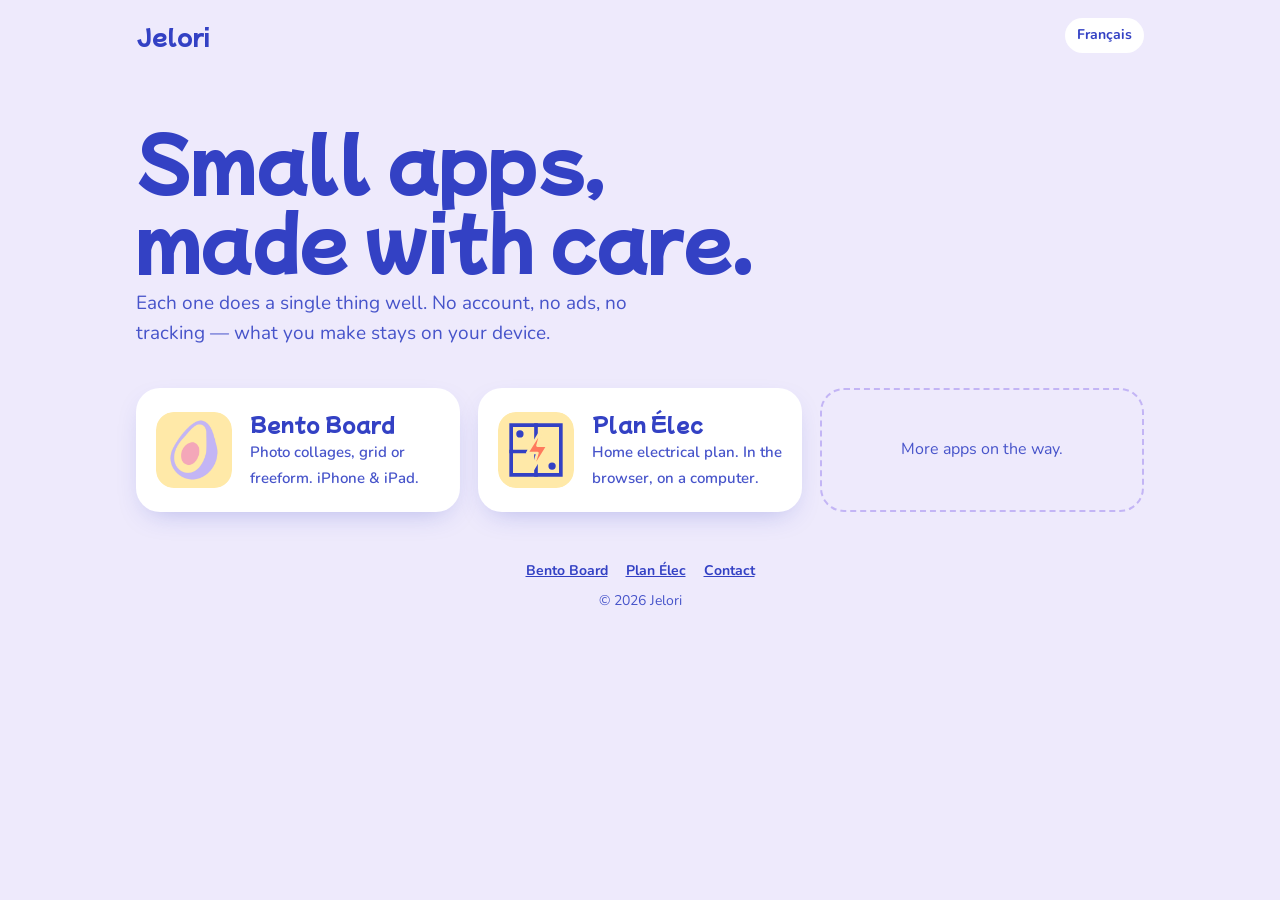
<file: index.html>
<!doctype html>
<html lang="en">
<head>
<meta charset="utf-8">
<meta name="viewport" content="width=device-width, initial-scale=1">
<title>Jelori — small, honest iPhone apps, makers of Bento Board</title>
<meta name="description" content="Jelori makes small apps for iPhone and iPad that do one thing well: no account, no ads, no tracking. Meet Bento Board, the photo collage app.">
<link rel="canonical" href="https://jelori.app/">
<link rel="alternate" hreflang="en" href="https://jelori.app/">
<link rel="alternate" hreflang="fr" href="https://jelori.app/fr/">
<link rel="alternate" hreflang="x-default" href="https://jelori.app/">
<meta property="og:type" content="website">
<meta property="og:site_name" content="Jelori">
<meta property="og:title" content="Jelori — small, honest apps">
<meta property="og:description" content="Apps for iPhone and iPad with no account, no ads and no tracking.">
<meta property="og:url" content="https://jelori.app/">
<meta property="og:image" content="https://jelori.app/assets/og-bento.jpg">
<meta name="twitter:card" content="summary_large_image">
<link rel="icon" href="favicon.png">
<link rel="apple-touch-icon" href="apple-touch-icon.png">
<link rel="preconnect" href="https://fonts.googleapis.com">
<link rel="preconnect" href="https://fonts.gstatic.com" crossorigin>
<link rel="stylesheet" href="https://fonts.googleapis.com/css2?family=Mochiy+Pop+One&family=Nunito:wght@400;600;700;800&display=swap">
<link rel="stylesheet" href="assets/site.css?v=3">
<script type="application/ld+json">
{ "@context": "https://schema.org", "@type": "Organization", "name": "Jelori", "url": "https://jelori.app/", "email": "bentojelori@gmail.com" }
</script>
</head>
<body class="studio">
<header class="top">
  <a class="brand" href="./">Jelori</a>
  <a class="lang" href="fr/" hreflang="fr" lang="fr">Français</a>
</header>

<main>
  <section class="intro">
    <h1>Small apps,<br>made with care.</h1>
    <p>Each one does a single thing well. No account, no ads, no tracking — what you make stays on your device.</p>
  </section>

  <section class="apps" aria-label="Apps">
    <a class="app" href="bento/">
      <img src="assets/bento-icon.png" alt="" width="76" height="76">
      <div><strong>Bento Board</strong><span>Photo collages, grid or freeform. iPhone &amp; iPad.</span></div>
    </a>
    <a class="app" href="plan-elec/">
      <img src="assets/plan-elec/icon.svg" alt="" width="76" height="76">
      <div><strong>Plan Élec</strong><span>Home electrical plan. In the browser, on a computer.</span></div>
    </a>
    <div class="app soon">More apps on the way.</div>
  </section>
</main>

<footer class="foot">
  <nav>
    <a href="bento/">Bento Board</a>
    <a href="plan-elec/">Plan Élec</a>
    <a href="mailto:bentojelori@gmail.com">Contact</a>
  </nav>
  © 2026 Jelori
</footer>
</body>
</html>
</file>
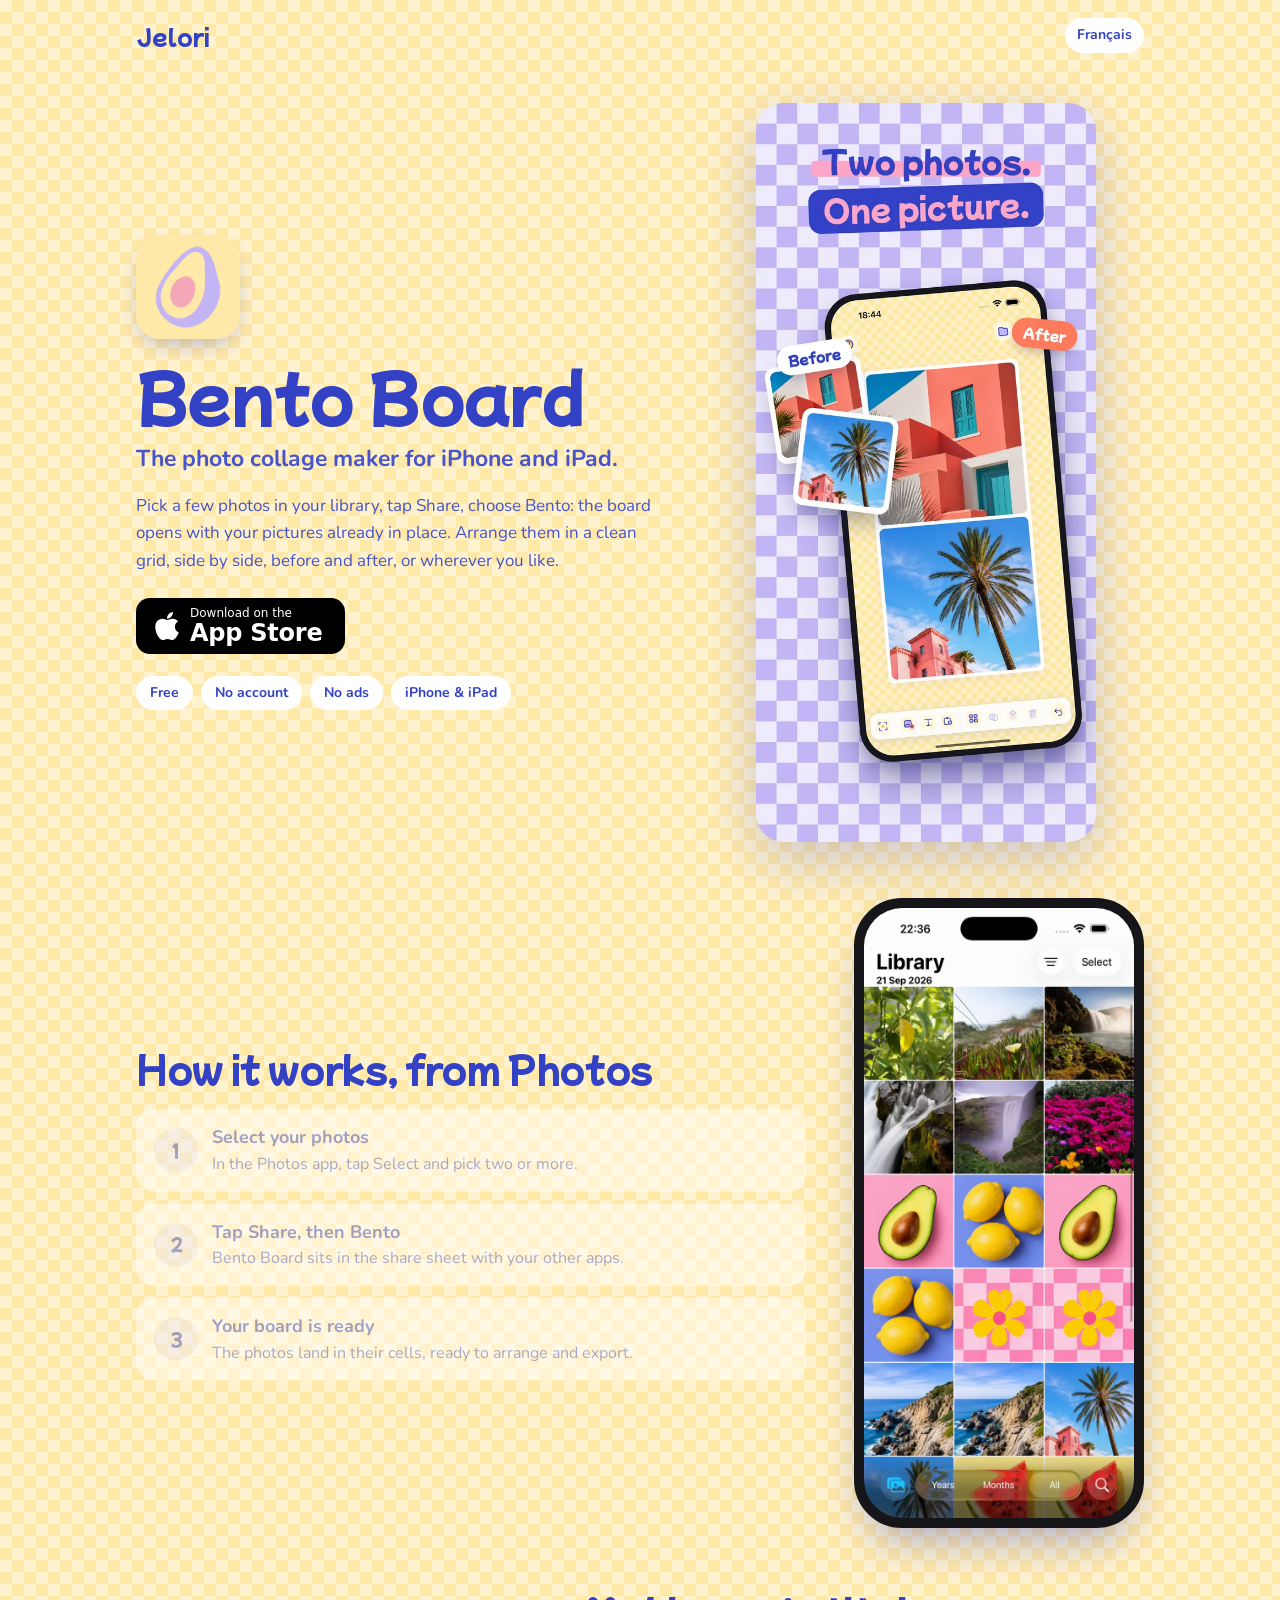
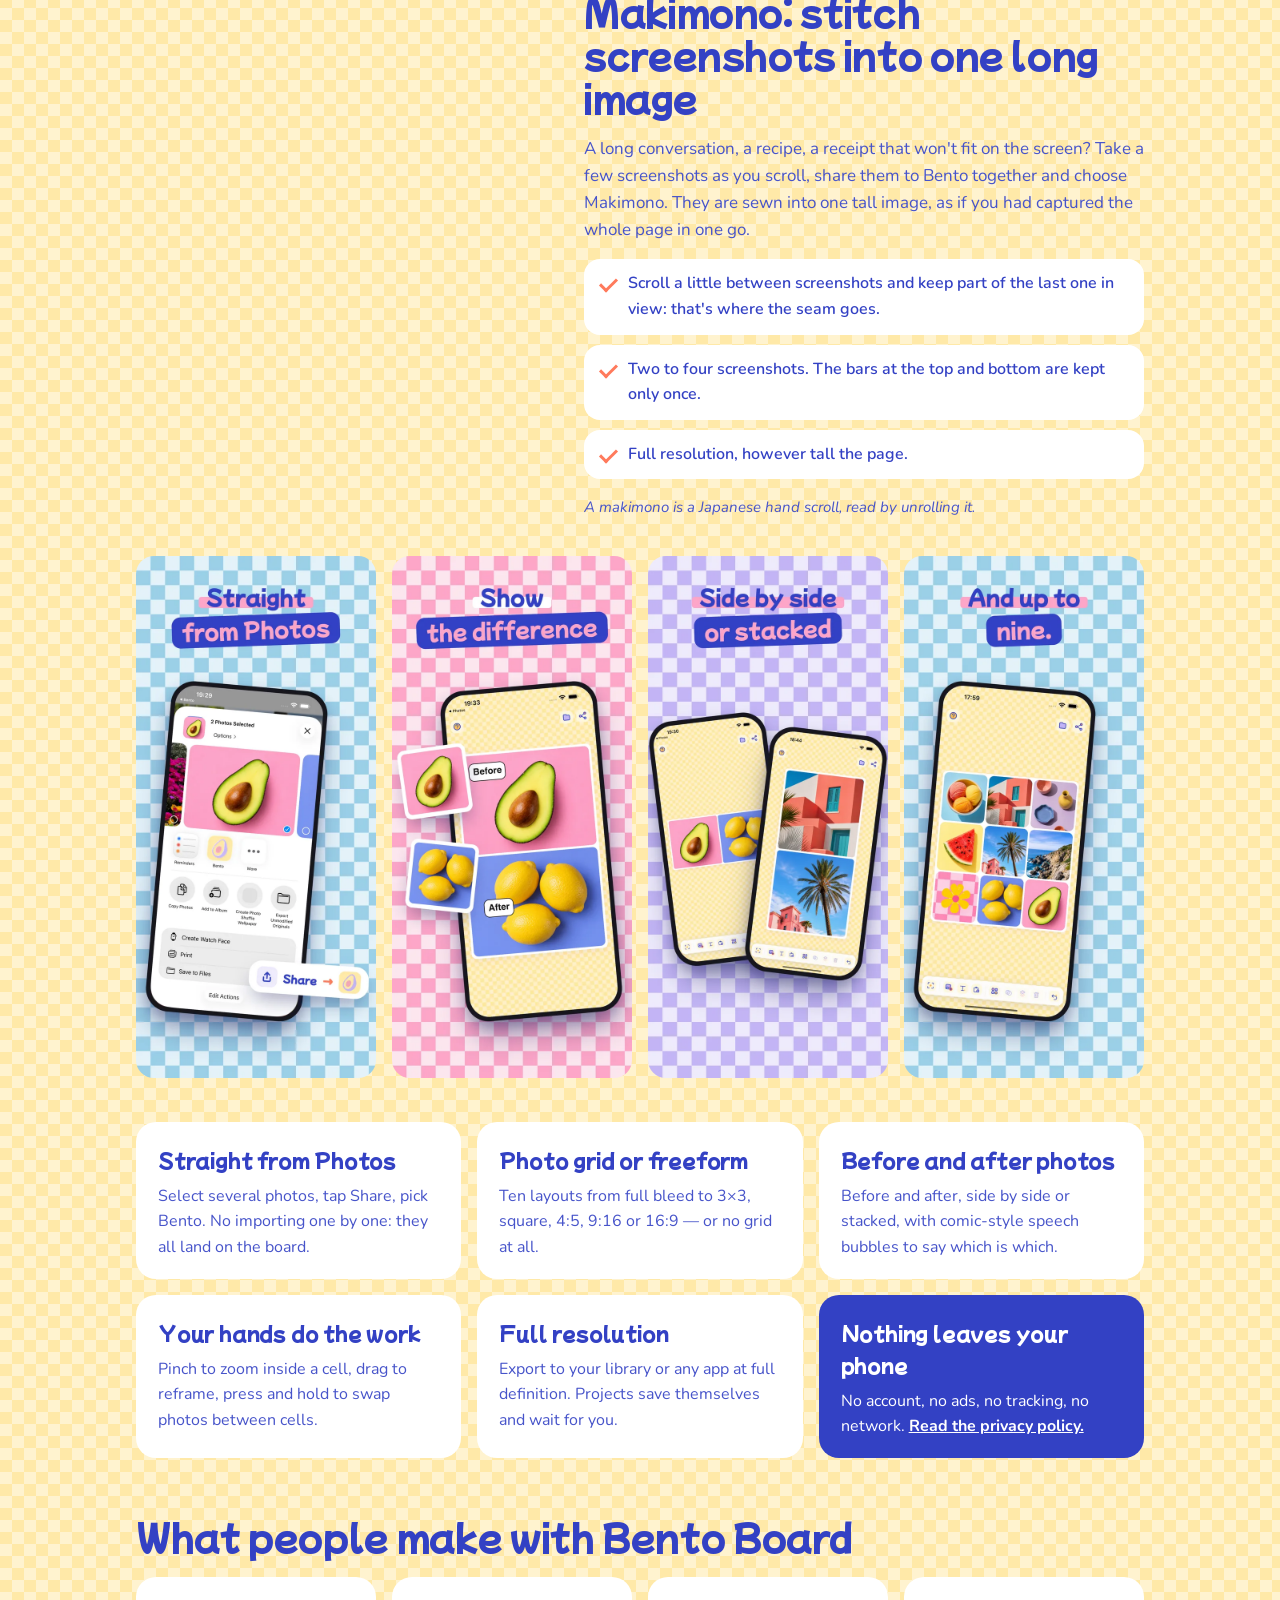
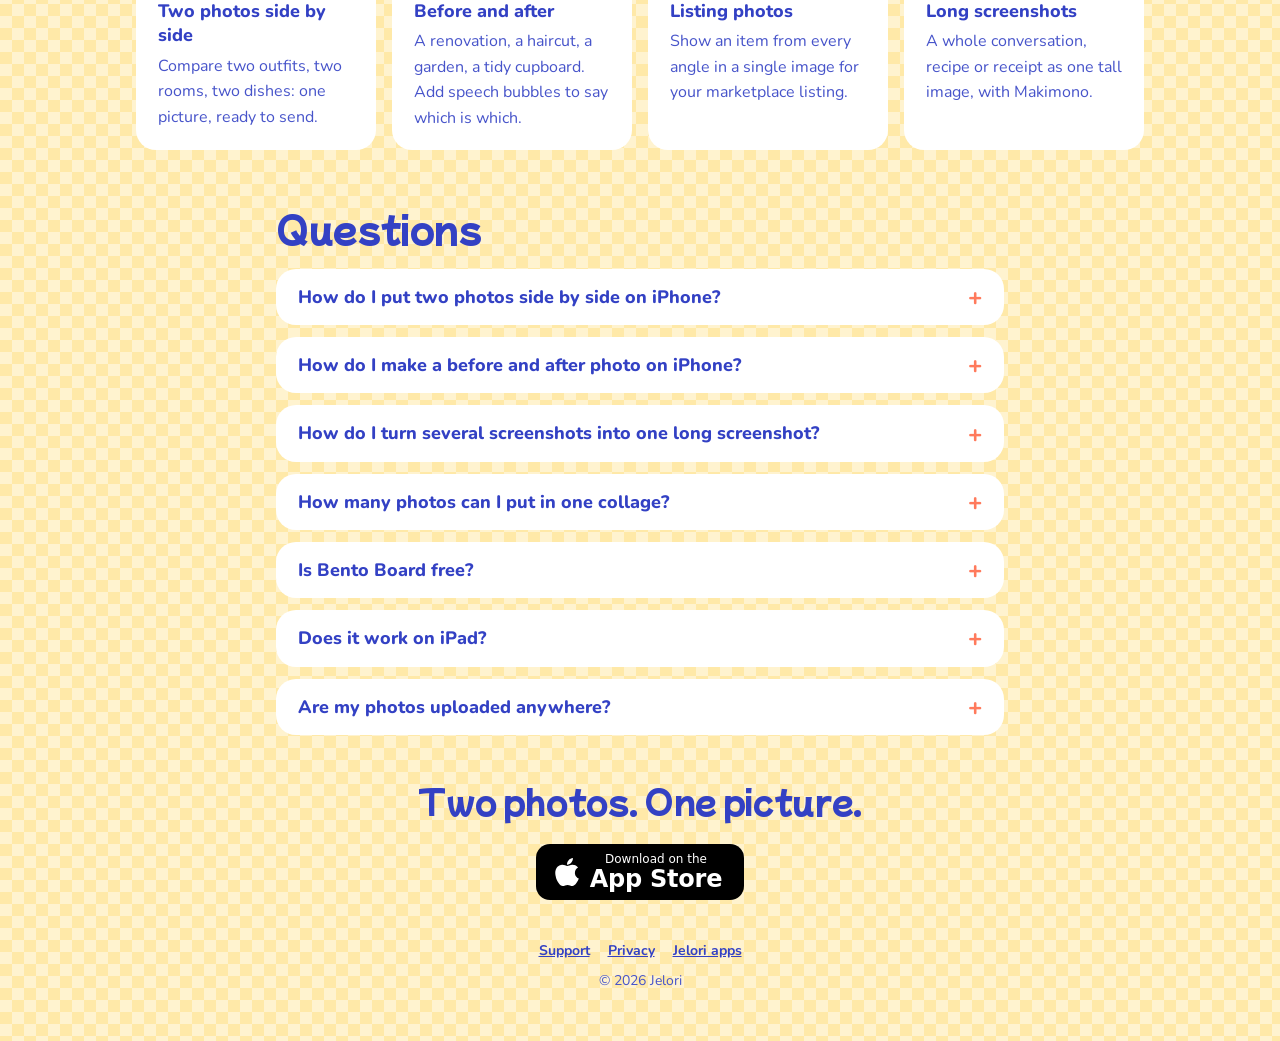
<file: bento/index.html>
<!doctype html>
<html lang="en">
<head>
<meta charset="utf-8">
<meta name="viewport" content="width=device-width, initial-scale=1">
<title>Bento Board — Photo Collage &amp; Before/After Maker for iPhone</title>
<meta name="description" content="Free photo collage app for iPhone and iPad: put photos side by side, make before and after pictures, stitch screenshots into one long image. No account, no ads.">
<link rel="canonical" href="https://jelori.app/bento/">
<link rel="alternate" hreflang="en" href="https://jelori.app/bento/">
<link rel="alternate" hreflang="fr" href="https://jelori.app/fr/bento/">
<link rel="alternate" hreflang="x-default" href="https://jelori.app/bento/">
<meta name="apple-itunes-app" content="app-id=6813168098">
<meta property="og:type" content="website">
<meta property="og:site_name" content="Jelori">
<meta property="og:title" content="Bento Board — photo collages, grid or freeform">
<meta property="og:description" content="Two photos, one picture. Make collages and before/after comparisons on iPhone and iPad.">
<meta property="og:url" content="https://jelori.app/bento/">
<meta property="og:image" content="https://jelori.app/assets/og-bento.jpg">
<meta property="og:image:width" content="1200">
<meta property="og:image:height" content="630">
<meta property="og:image:alt" content="Bento Board, the photo collage app for iPhone and iPad">
<meta property="og:locale" content="en_GB">
<meta property="og:locale:alternate" content="fr_FR">
<meta name="twitter:card" content="summary_large_image">
<link rel="icon" href="../favicon.png">
<link rel="apple-touch-icon" href="../apple-touch-icon.png">
<link rel="preconnect" href="https://fonts.googleapis.com">
<link rel="preconnect" href="https://fonts.gstatic.com" crossorigin>
<link rel="stylesheet" href="https://fonts.googleapis.com/css2?family=Mochiy+Pop+One&family=Nunito:wght@400;600;700;800&display=swap">
<link rel="stylesheet" href="../assets/site.css?v=3">
<script type="application/ld+json">
{
  "@context": "https://schema.org",
  "@type": "MobileApplication",
  "name": "Bento Board",
  "operatingSystem": "iOS, iPadOS",
  "applicationCategory": "PhotographyApplication",
  "description": "Photo collage app: grid or freeform layouts, before/after comparisons, speech bubbles. No account, no ads, no data collected.",
  "url": "https://jelori.app/bento/",
  "image": "https://jelori.app/assets/bento-icon.png",
  "screenshot": ["https://jelori.app/assets/shots/01-two-photos.webp", "https://jelori.app/assets/shots/02-straight-from-photos.webp", "https://jelori.app/assets/shots/03-show-the-difference.webp", "https://jelori.app/assets/shots/04-side-by-side-or-stacked.webp", "https://jelori.app/assets/shots/05-up-to-nine.webp"],
  "featureList": ["Photo collages in a grid or freeform", "Two photos side by side or stacked", "Before and after comparisons with speech bubbles", "Up to nine photos (3×3) with Bento Plus", "Stitch screenshots into one long image", "Full-resolution export"],
  "sameAs": "https://apps.apple.com/app/id6813168098",
  "installUrl": "https://apps.apple.com/app/id6813168098",
  "offers": { "@type": "Offer", "price": "0", "priceCurrency": "EUR" },
  "author": { "@type": "Organization", "name": "Jelori", "url": "https://jelori.app/" }
}
</script>
<script type="application/ld+json">
{
  "@context": "https://schema.org",
  "@type": "FAQPage",
  "inLanguage": "en",
  "mainEntity": [
    {
      "@type": "Question",
      "name": "How do I put two photos side by side on iPhone?",
      "acceptedAnswer": {
        "@type": "Answer",
        "text": "In the Photos app, select the two photos, tap Share, then Bento. Pick the side-by-side layout and export the result to your library or any app."
      }
    },
    {
      "@type": "Question",
      "name": "How do I make a before and after photo on iPhone?",
      "acceptedAnswer": {
        "@type": "Answer",
        "text": "Share the before and after photos to Bento from the Photos app, choose side by side or stacked, and add speech bubbles to label them. Export at full resolution."
      }
    },
    {
      "@type": "Question",
      "name": "How do I turn several screenshots into one long screenshot?",
      "acceptedAnswer": {
        "@type": "Answer",
        "text": "Take two to four screenshots while scrolling, keeping part of the previous one on screen. Share them together to Bento and choose Makimono: they are stitched into one tall image."
      }
    },
    {
      "@type": "Question",
      "name": "How many photos can I put in one collage?",
      "acceptedAnswer": {
        "@type": "Answer",
        "text": "The free grid layouts hold 1 to 4 photos, in square, 4:5, 9:16 or 16:9. Bento Plus, a one-off purchase, adds the 6- and 9-photo grids. Freeform lets you place photos wherever you like."
      }
    },
    {
      "@type": "Question",
      "name": "Is Bento Board free?",
      "acceptedAnswer": {
        "@type": "Answer",
        "text": "Yes. Bento Board is free on the App Store, with no account and no ads. Bento Plus is an optional one-off purchase, never a subscription, that unlocks the 6- and 9-photo grids."
      }
    },
    {
      "@type": "Question",
      "name": "Does it work on iPad?",
      "acceptedAnswer": {
        "@type": "Answer",
        "text": "Yes, Bento Board works on iPhone and iPad."
      }
    },
    {
      "@type": "Question",
      "name": "Are my photos uploaded anywhere?",
      "acceptedAnswer": {
        "@type": "Answer",
        "text": "No. Bento Board has no network connection: your photos and projects stay on your device."
      }
    }
  ]
}
</script>
</head>
<body>
<header class="top">
  <a class="brand" href="../">Jelori</a>
  <a class="lang" href="../fr/bento/" hreflang="fr" lang="fr">Français</a>
</header>

<main>
  <section class="hero">
    <div>
      <img class="hero-icon" src="../assets/bento-icon.png" alt="Bento Board icon" width="104" height="104">
      <h1>Bento Board</h1>
      <p class="tagline">The photo collage maker for iPhone and iPad.</p>
      <p>Pick a few photos in your library, tap Share, choose Bento: the board opens with your pictures already in place. Arrange them in a clean grid, side by side, before and after, or wherever you like.</p>
      <a class="badge" href="https://apps.apple.com/app/id6813168098"><svg viewBox="0 0 384 512" aria-hidden="true"><path fill="currentColor" d="M318.7 268.7c-.2-36.7 16.4-64.4 50-84.8-18.8-26.9-47.2-41.7-84.7-44.6-35.5-2.8-74.3 20.7-88.5 20.7-15 0-49.4-19.7-76.4-19.7C63.3 141.2 4 184.8 4 273.5q0 39.3 14.4 81.2c12.8 36.7 59 126.7 107.2 125.2 25.2-.6 43-17.9 75.8-17.9 31.8 0 48.3 17.9 76.4 17.9 48.6-.7 90.4-82.5 102.6-119.3-65.2-30.7-61.7-90-61.7-91.9zm-56.6-164.2c27.3-32.4 24.8-61.9 24-72.5-24.1 1.4-52 16.4-67.9 34.9-17.5 19.8-27.8 44.3-25.6 71.9 26.1 2 49.9-11.4 69.5-34.3z"/></svg><span><small>Download on the</small>App Store</span></a>
      <ul class="facts">
        <li>Free</li><li>No account</li><li>No ads</li><li>iPhone &amp; iPad</li>
      </ul>
    </div>
    <img class="hero-shot" src="../assets/shots/01-two-photos.webp" alt="Two photos stacked into one picture in Bento Board" width="600" height="1304">
  </section>

  <section class="flow">
    <div>
      <h2>How it works, from Photos</h2>
      <ol>
        <li><div><strong>Select your photos</strong><span>In the Photos app, tap Select and pick two or more.</span></div></li>
        <li><div><strong>Tap Share, then Bento</strong><span>Bento Board sits in the share sheet with your other apps.</span></div></li>
        <li><div><strong>Your board is ready</strong><span>The photos land in their cells, ready to arrange and export.</span></div></li>
      </ol>
    </div>
    <div class="phone" role="img" aria-label="Animation: in Photos, two photos are selected, Share is tapped, then Bento; the board opens with both photos in place.">
      <img class="screen" src="../assets/flow/library.webp" alt="">
      <span class="check a"></span>
      <span class="check b"></span>
      <img class="screen share" src="../assets/flow/share.webp" alt="">
      <img class="screen board" src="../assets/flow/board.webp" alt="">
      <img class="cell a" src="../assets/flow/lemons.webp" alt="">
      <img class="cell b" src="../assets/flow/avocado.webp" alt="">
      <span class="finger"></span>
    </div>
  </section>

  <section class="makimono">
    <div>
      <h2>Makimono: stitch screenshots into one long image</h2>
      <p>A long conversation, a recipe, a receipt that won't fit on the screen? Take a few screenshots as you scroll, share them to Bento together and choose Makimono. They are sewn into one tall image, as if you had captured the whole page in one go.</p>
      <ul>
        <li>Scroll a little between screenshots and keep part of the last one in view: that's where the seam goes.</li>
        <li>Two to four screenshots. The bars at the top and bottom are kept only once.</li>
        <li>Full resolution, however tall the page.</li>
      </ul>
      <p class="note">A makimono is a Japanese hand scroll, read by unrolling it.</p>
    </div>
    <div class="scroll" role="img" aria-label="Animation: three screenshots of the same page, taken while scrolling, slide together and are sewn into one tall image.">
      <div class="shot a"><div class="page"><i class="t"></i><i class="ph"></i><i class="l"></i><i class="l"></i><i class="l s"></i><i class="h"></i><i class="li"></i><i class="li"></i><i class="li"></i><i class="li"></i><i class="ph b"></i><i class="l"></i><i class="l"></i><i class="l s"></i><i class="h"></i><i class="l"></i><i class="l"></i><i class="l"></i><i class="btn"></i></div></div>
      <div class="shot b"><div class="page"><i class="t"></i><i class="ph"></i><i class="l"></i><i class="l"></i><i class="l s"></i><i class="h"></i><i class="li"></i><i class="li"></i><i class="li"></i><i class="li"></i><i class="ph b"></i><i class="l"></i><i class="l"></i><i class="l s"></i><i class="h"></i><i class="l"></i><i class="l"></i><i class="l"></i><i class="btn"></i></div></div>
      <div class="shot c"><div class="page"><i class="t"></i><i class="ph"></i><i class="l"></i><i class="l"></i><i class="l s"></i><i class="h"></i><i class="li"></i><i class="li"></i><i class="li"></i><i class="li"></i><i class="ph b"></i><i class="l"></i><i class="l"></i><i class="l s"></i><i class="h"></i><i class="l"></i><i class="l"></i><i class="l"></i><i class="btn"></i></div></div>
      <span class="seam a"></span>
      <span class="seam b"></span>
    </div>
  </section>

  <section class="shots" aria-label="Screenshots">
    <img src="../assets/shots/02-straight-from-photos.webp" alt="Sharing two photos from the Photos app to Bento" width="600" height="1304" loading="lazy">
    <img src="../assets/shots/03-show-the-difference.webp" alt="Before and after comparison with speech bubbles" width="600" height="1304" loading="lazy">
    <img src="../assets/shots/04-side-by-side-or-stacked.webp" alt="Two photos side by side" width="600" height="1304" loading="lazy">
    <img src="../assets/shots/05-up-to-nine.webp" alt="A 3×3 mosaic of nine photos" width="600" height="1304" loading="lazy">
  </section>

  <section class="features">
    <div class="card">
      <h2>Straight from Photos</h2>
      <p>Select several photos, tap Share, pick Bento. No importing one by one: they all land on the board.</p>
    </div>
    <div class="card">
      <h2>Photo grid or freeform</h2>
      <p>Ten layouts from full bleed to 3×3, square, 4:5, 9:16 or 16:9 — or no grid at all.</p>
    </div>
    <div class="card">
      <h2>Before and after photos</h2>
      <p>Before and after, side by side or stacked, with comic-style speech bubbles to say which is which.</p>
    </div>
    <div class="card">
      <h2>Your hands do the work</h2>
      <p>Pinch to zoom inside a cell, drag to reframe, press and hold to swap photos between cells.</p>
    </div>
    <div class="card">
      <h2>Full resolution</h2>
      <p>Export to your library or any app at full definition. Projects save themselves and wait for you.</p>
    </div>
    <div class="card alt">
      <h2>Nothing leaves your phone</h2>
      <p>No account, no ads, no tracking, no network. <a href="privacy/">Read the privacy policy.</a></p>
    </div>
  </section>

  <section class="uses">
    <h2>What people make with Bento Board</h2>
    <ul>
    <li class="card"><h3>Two photos side by side</h3><p>Compare two outfits, two rooms, two dishes: one picture, ready to send.</p></li>
    <li class="card"><h3>Before and after</h3><p>A renovation, a haircut, a garden, a tidy cupboard. Add speech bubbles to say which is which.</p></li>
    <li class="card"><h3>Listing photos</h3><p>Show an item from every angle in a single image for your marketplace listing.</p></li>
    <li class="card"><h3>Long screenshots</h3><p>A whole conversation, recipe or receipt as one tall image, with Makimono.</p></li>
    </ul>
  </section>

  <section class="faq">
    <h2>Questions</h2>
    <details class="card"><summary><h3>How do I put two photos side by side on iPhone?</h3></summary><p>In the Photos app, select the two photos, tap Share, then Bento. Pick the side-by-side layout and export the result to your library or any app.</p></details>
    <details class="card"><summary><h3>How do I make a before and after photo on iPhone?</h3></summary><p>Share the before and after photos to Bento from the Photos app, choose side by side or stacked, and add speech bubbles to label them. Export at full resolution.</p></details>
    <details class="card"><summary><h3>How do I turn several screenshots into one long screenshot?</h3></summary><p>Take two to four screenshots while scrolling, keeping part of the previous one on screen. Share them together to Bento and choose Makimono: they are stitched into one tall image.</p></details>
    <details class="card"><summary><h3>How many photos can I put in one collage?</h3></summary><p>The free grid layouts hold 1 to 4 photos, in square, 4:5, 9:16 or 16:9. Bento Plus, a one-off purchase, adds the 6- and 9-photo grids. Freeform lets you place photos wherever you like.</p></details>
    <details class="card"><summary><h3>Is Bento Board free?</h3></summary><p>Yes. Bento Board is free on the App Store, with no account and no ads. Bento Plus is an optional one-off purchase, never a subscription, that unlocks the 6- and 9-photo grids.</p></details>
    <details class="card"><summary><h3>Does it work on iPad?</h3></summary><p>Yes, Bento Board works on iPhone and iPad.</p></details>
    <details class="card"><summary><h3>Are my photos uploaded anywhere?</h3></summary><p>No. Bento Board has no network connection: your photos and projects stay on your device.</p></details>
  </section>

  <section class="cta">
    <h2>Two photos. One picture.</h2>
    <a class="badge" href="https://apps.apple.com/app/id6813168098"><svg viewBox="0 0 384 512" aria-hidden="true"><path fill="currentColor" d="M318.7 268.7c-.2-36.7 16.4-64.4 50-84.8-18.8-26.9-47.2-41.7-84.7-44.6-35.5-2.8-74.3 20.7-88.5 20.7-15 0-49.4-19.7-76.4-19.7C63.3 141.2 4 184.8 4 273.5q0 39.3 14.4 81.2c12.8 36.7 59 126.7 107.2 125.2 25.2-.6 43-17.9 75.8-17.9 31.8 0 48.3 17.9 76.4 17.9 48.6-.7 90.4-82.5 102.6-119.3-65.2-30.7-61.7-90-61.7-91.9zm-56.6-164.2c27.3-32.4 24.8-61.9 24-72.5-24.1 1.4-52 16.4-67.9 34.9-17.5 19.8-27.8 44.3-25.6 71.9 26.1 2 49.9-11.4 69.5-34.3z"/></svg><span><small>Download on the</small>App Store</span></a>
  </section>
</main>

<footer class="foot">
  <nav>
    <a href="support/">Support</a>
    <a href="privacy/">Privacy</a>
    <a href="../">Jelori apps</a>
  </nav>
  © 2026 Jelori
</footer>
</body>
</html>
</file>
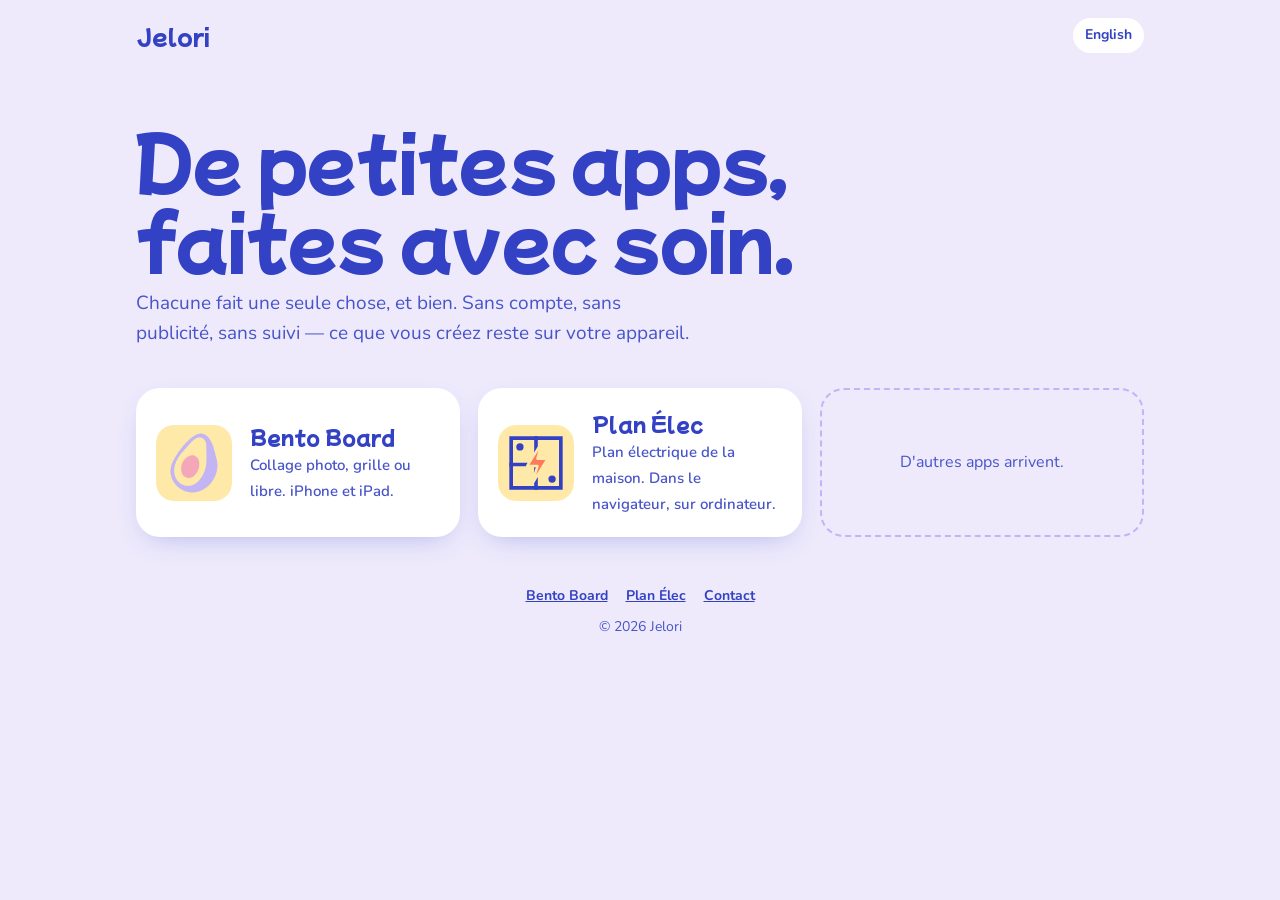
<file: fr/index.html>
<!doctype html>
<html lang="fr">
<head>
<meta charset="utf-8">
<meta name="viewport" content="width=device-width, initial-scale=1">
<title>Jelori — petites apps iPhone honnêtes, éditeur de Bento Board</title>
<meta name="description" content="Jelori fait de petites apps pour iPhone et iPad qui font une chose, et bien : sans compte, sans publicité, sans suivi. Découvrez Bento Board, l'app de collage photo.">
<link rel="canonical" href="https://jelori.app/fr/">
<link rel="alternate" hreflang="en" href="https://jelori.app/">
<link rel="alternate" hreflang="fr" href="https://jelori.app/fr/">
<link rel="alternate" hreflang="x-default" href="https://jelori.app/">
<meta property="og:type" content="website">
<meta property="og:site_name" content="Jelori">
<meta property="og:title" content="Jelori — de petites apps honnêtes">
<meta property="og:description" content="Des apps pour iPhone et iPad sans compte, sans publicité et sans suivi.">
<meta property="og:url" content="https://jelori.app/fr/">
<meta property="og:image" content="https://jelori.app/assets/og-bento.jpg">
<meta name="twitter:card" content="summary_large_image">
<link rel="icon" href="../favicon.png">
<link rel="apple-touch-icon" href="../apple-touch-icon.png">
<link rel="preconnect" href="https://fonts.googleapis.com">
<link rel="preconnect" href="https://fonts.gstatic.com" crossorigin>
<link rel="stylesheet" href="https://fonts.googleapis.com/css2?family=Mochiy+Pop+One&family=Nunito:wght@400;600;700;800&display=swap">
<link rel="stylesheet" href="../assets/site.css?v=3">
</head>
<body class="studio">
<header class="top">
  <a class="brand" href="./">Jelori</a>
  <a class="lang" href="../" hreflang="en" lang="en">English</a>
</header>

<main>
  <section class="intro">
    <h1>De petites apps,<br>faites avec soin.</h1>
    <p>Chacune fait une seule chose, et bien. Sans compte, sans publicité, sans suivi — ce que vous créez reste sur votre appareil.</p>
  </section>

  <section class="apps" aria-label="Apps">
    <a class="app" href="bento/">
      <img src="../assets/bento-icon.png" alt="" width="76" height="76">
      <div><strong>Bento Board</strong><span>Collage photo, grille ou libre. iPhone et iPad.</span></div>
    </a>
    <a class="app" href="plan-elec/">
      <img src="../assets/plan-elec/icon.svg" alt="" width="76" height="76">
      <div><strong>Plan Élec</strong><span>Plan électrique de la maison. Dans le navigateur, sur ordinateur.</span></div>
    </a>
    <div class="app soon">D'autres apps arrivent.</div>
  </section>
</main>

<footer class="foot">
  <nav>
    <a href="bento/">Bento Board</a>
    <a href="plan-elec/">Plan Élec</a>
    <a href="mailto:bentojelori@gmail.com">Contact</a>
  </nav>
  © 2026 Jelori
</footer>
</body>
</html>
</file>
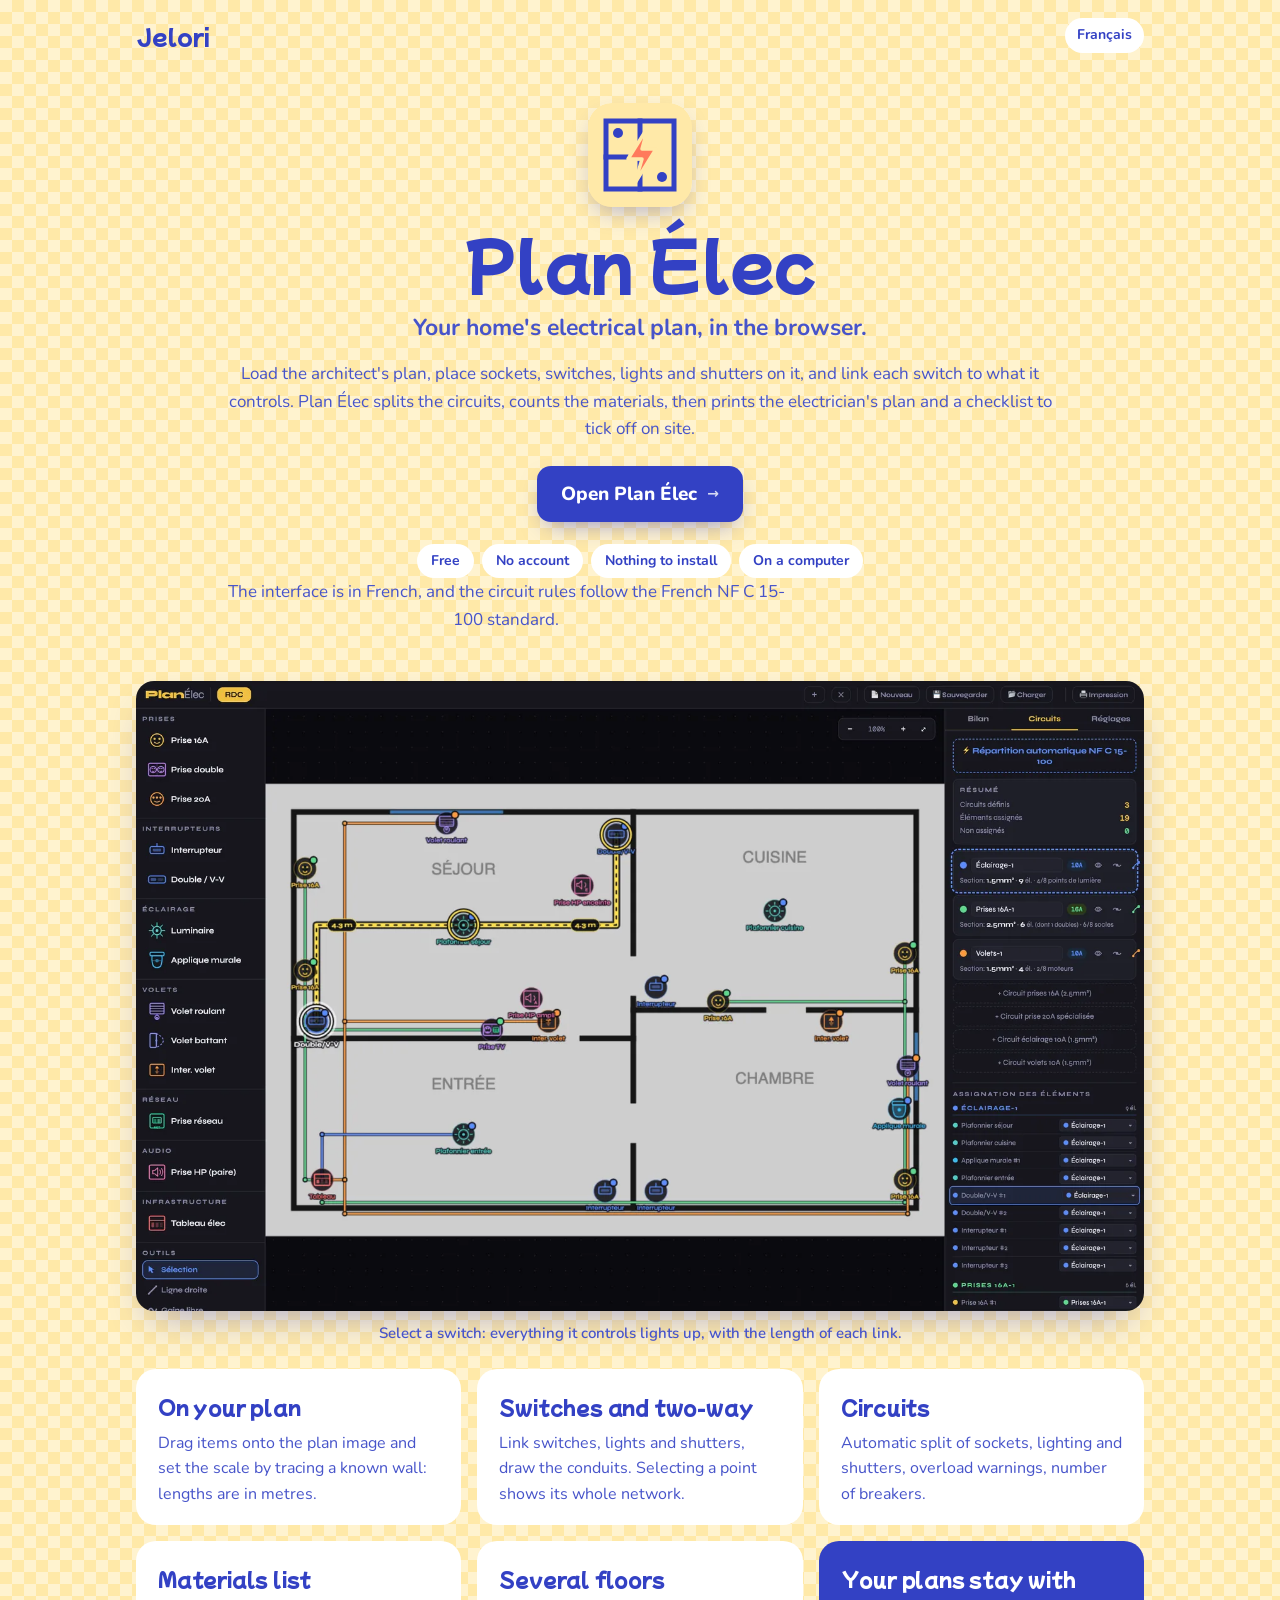
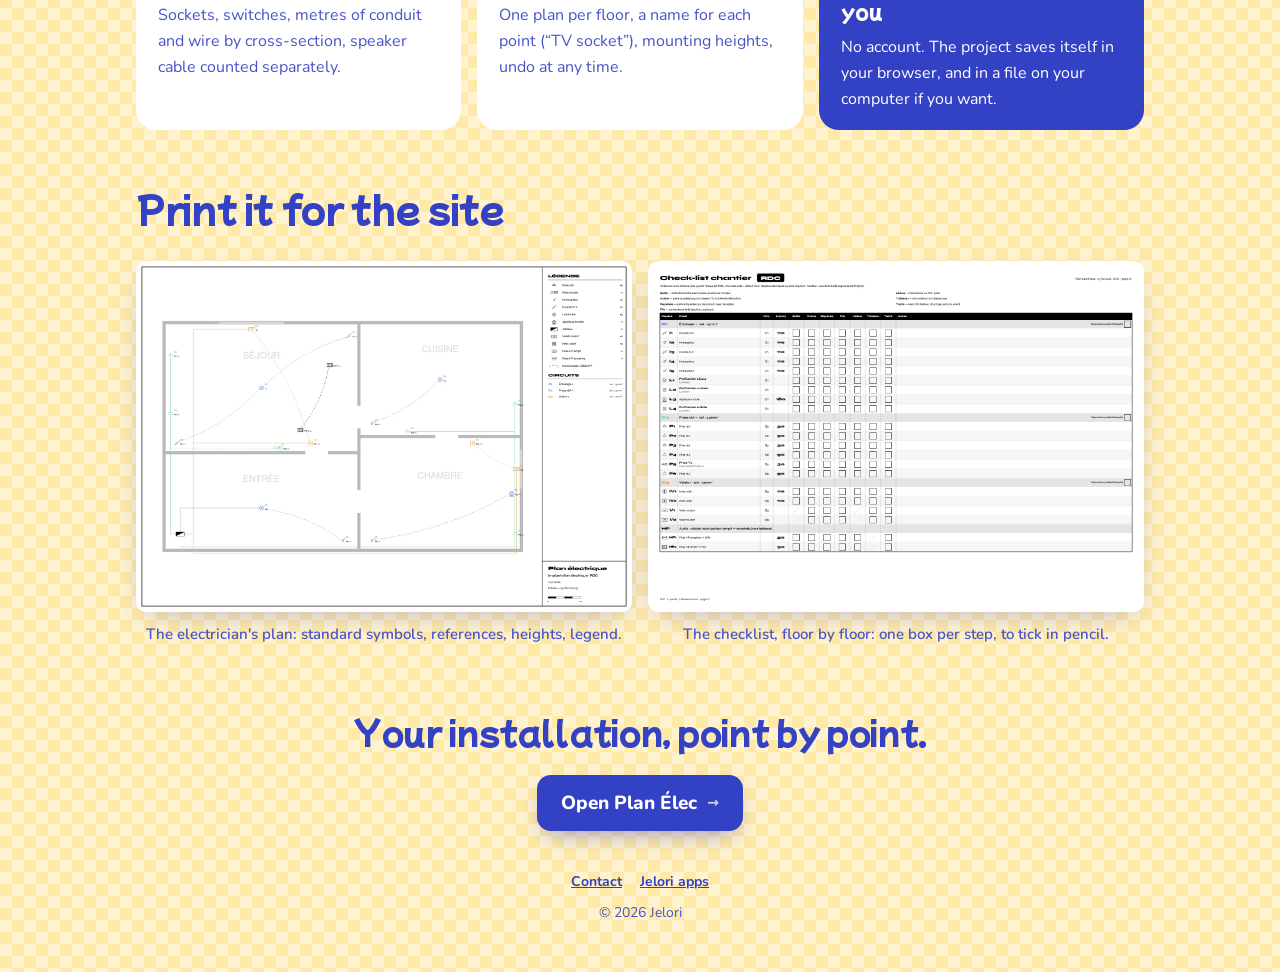
<file: plan-elec/index.html>
<!doctype html>
<html lang="en">
<head>
<meta charset="utf-8">
<meta name="viewport" content="width=device-width, initial-scale=1">
<title>Plan Élec — Free home electrical plan, in your browser</title>
<meta name="description" content="Draw your home's electrical plan on the architect's drawing: sockets, switches, lighting, shutters, circuits, a materials list, a printable electrician's plan and a site checklist. Free, no account. Interface in French.">
<link rel="canonical" href="https://jelori.app/plan-elec/">
<link rel="alternate" hreflang="en" href="https://jelori.app/plan-elec/">
<link rel="alternate" hreflang="fr" href="https://jelori.app/fr/plan-elec/">
<link rel="alternate" hreflang="x-default" href="https://jelori.app/plan-elec/">
<meta property="og:type" content="website">
<meta property="og:site_name" content="Jelori">
<meta property="og:title" content="Plan Élec — your home's electrical plan">
<meta property="og:description" content="Place sockets, switches and lights on the floor plan, split the circuits, print the electrician's plan and the site checklist.">
<meta property="og:url" content="https://jelori.app/plan-elec/">
<meta property="og:image" content="https://jelori.app/assets/plan-elec/og.jpg">
<meta property="og:image:width" content="1200">
<meta property="og:image:height" content="630">
<meta property="og:image:alt" content="The Plan Élec editor: a house plan with sockets, switches, lights and conduits">
<meta property="og:locale" content="en_GB">
<meta property="og:locale:alternate" content="fr_FR">
<meta name="twitter:card" content="summary_large_image">
<link rel="icon" href="../favicon.png">
<link rel="apple-touch-icon" href="../apple-touch-icon.png">
<link rel="preconnect" href="https://fonts.googleapis.com">
<link rel="preconnect" href="https://fonts.gstatic.com" crossorigin>
<link rel="stylesheet" href="https://fonts.googleapis.com/css2?family=Mochiy+Pop+One&family=Nunito:wght@400;600;700;800&display=swap">
<link rel="stylesheet" href="../assets/site.css?v=3">
<script type="application/ld+json">
{
  "@context": "https://schema.org",
  "@type": "WebApplication",
  "name": "Plan Élec",
  "applicationCategory": "DesignApplication",
  "operatingSystem": "Web browser (desktop)",
  "browserRequirements": "Recent Chrome, Edge, Firefox or Safari",
  "inLanguage": "fr",
  "description": "Home electrical planning in the browser: sockets, switches, lighting and shutters placed on the architect's plan, circuits split following the French NF C 15-100 standard, materials list, printable electrician's plan and site checklist.",
  "url": "https://jelori.app/plan-elec/",
  "image": "https://jelori.app/assets/plan-elec/icon.svg",
  "screenshot": ["https://jelori.app/assets/plan-elec/editeur.webp", "https://jelori.app/assets/plan-elec/plan-imprime.webp", "https://jelori.app/assets/plan-elec/check-list.webp"],
  "offers": { "@type": "Offer", "price": "0", "priceCurrency": "EUR" },
  "author": { "@type": "Organization", "name": "Jelori", "url": "https://jelori.app/" }
}
</script>
</head>
<body>
<header class="top">
  <a class="brand" href="../">Jelori</a>
  <a class="lang" href="../fr/plan-elec/" hreflang="fr" lang="fr">Français</a>
</header>

<main>
  <section class="hero wide">
    <div>
      <img class="hero-icon" src="../assets/plan-elec/icon.svg" alt="Plan Élec icon" width="104" height="104">
      <h1>Plan Élec</h1>
      <p class="tagline">Your home's electrical plan, in the browser.</p>
      <p>Load the architect's plan, place sockets, switches, lights and shutters on it, and link each switch to what it controls. Plan Élec splits the circuits, counts the materials, then prints the electrician's plan and a checklist to tick off on site.</p>
      <a class="open" href="https://vassily-fr.github.io/plan-elec/plan-electrique.html">Open Plan Élec <small>→</small></a>
      <ul class="facts">
        <li>Free</li><li>No account</li><li>Nothing to install</li><li>On a computer</li>
      </ul>
      <p class="note-web">The interface is in French, and the circuit rules follow the French NF C 15-100 standard.</p>
    </div>
  </section>

  <figure class="wide-shot">
    <img src="../assets/plan-elec/editeur.webp" alt="The editor: a house plan with sockets, switches, lights, shutters and conduits coloured by circuit, and the circuit list on the right" width="1600" height="1000">
    <figcaption>Select a switch: everything it controls lights up, with the length of each link.</figcaption>
  </figure>

  <section class="features">
    <div class="card">
      <h2>On your plan</h2>
      <p>Drag items onto the plan image and set the scale by tracing a known wall: lengths are in metres.</p>
    </div>
    <div class="card">
      <h2>Switches and two-way</h2>
      <p>Link switches, lights and shutters, draw the conduits. Selecting a point shows its whole network.</p>
    </div>
    <div class="card">
      <h2>Circuits</h2>
      <p>Automatic split of sockets, lighting and shutters, overload warnings, number of breakers.</p>
    </div>
    <div class="card">
      <h2>Materials list</h2>
      <p>Sockets, switches, metres of conduit and wire by cross-section, speaker cable counted separately.</p>
    </div>
    <div class="card">
      <h2>Several floors</h2>
      <p>One plan per floor, a name for each point (“TV socket”), mounting heights, undo at any time.</p>
    </div>
    <div class="card alt">
      <h2>Your plans stay with you</h2>
      <p>No account. The project saves itself in your browser, and in a file on your computer if you want.</p>
    </div>
  </section>

  <section class="uses">
    <h2>Print it for the site</h2>
  </section>
  <section class="shots paper" aria-label="Printed pages">
    <figure>
      <img src="../assets/plan-elec/plan-imprime.webp" alt="Printed electrician's plan: standard symbols, P1, I2, L3 references, mounting heights, legend and title block" width="1680" height="1188" loading="lazy">
      <figcaption>The electrician's plan: standard symbols, references, heights, legend.</figcaption>
    </figure>
    <figure>
      <img src="../assets/plan-elec/check-list.webp" alt="Site checklist: one row per point, one box per step (box, conduit, wires, fitting, panel, test)" width="1680" height="1188" loading="lazy">
      <figcaption>The checklist, floor by floor: one box per step, to tick in pencil.</figcaption>
    </figure>
  </section>

  <section class="cta">
    <h2>Your installation, point by point.</h2>
    <a class="open" href="https://vassily-fr.github.io/plan-elec/plan-electrique.html">Open Plan Élec <small>→</small></a>
  </section>
</main>

<footer class="foot">
  <nav>
    <a href="mailto:bentojelori@gmail.com">Contact</a>
    <a href="../">Jelori apps</a>
  </nav>
  © 2026 Jelori
</footer>
</body>
</html>
</file>
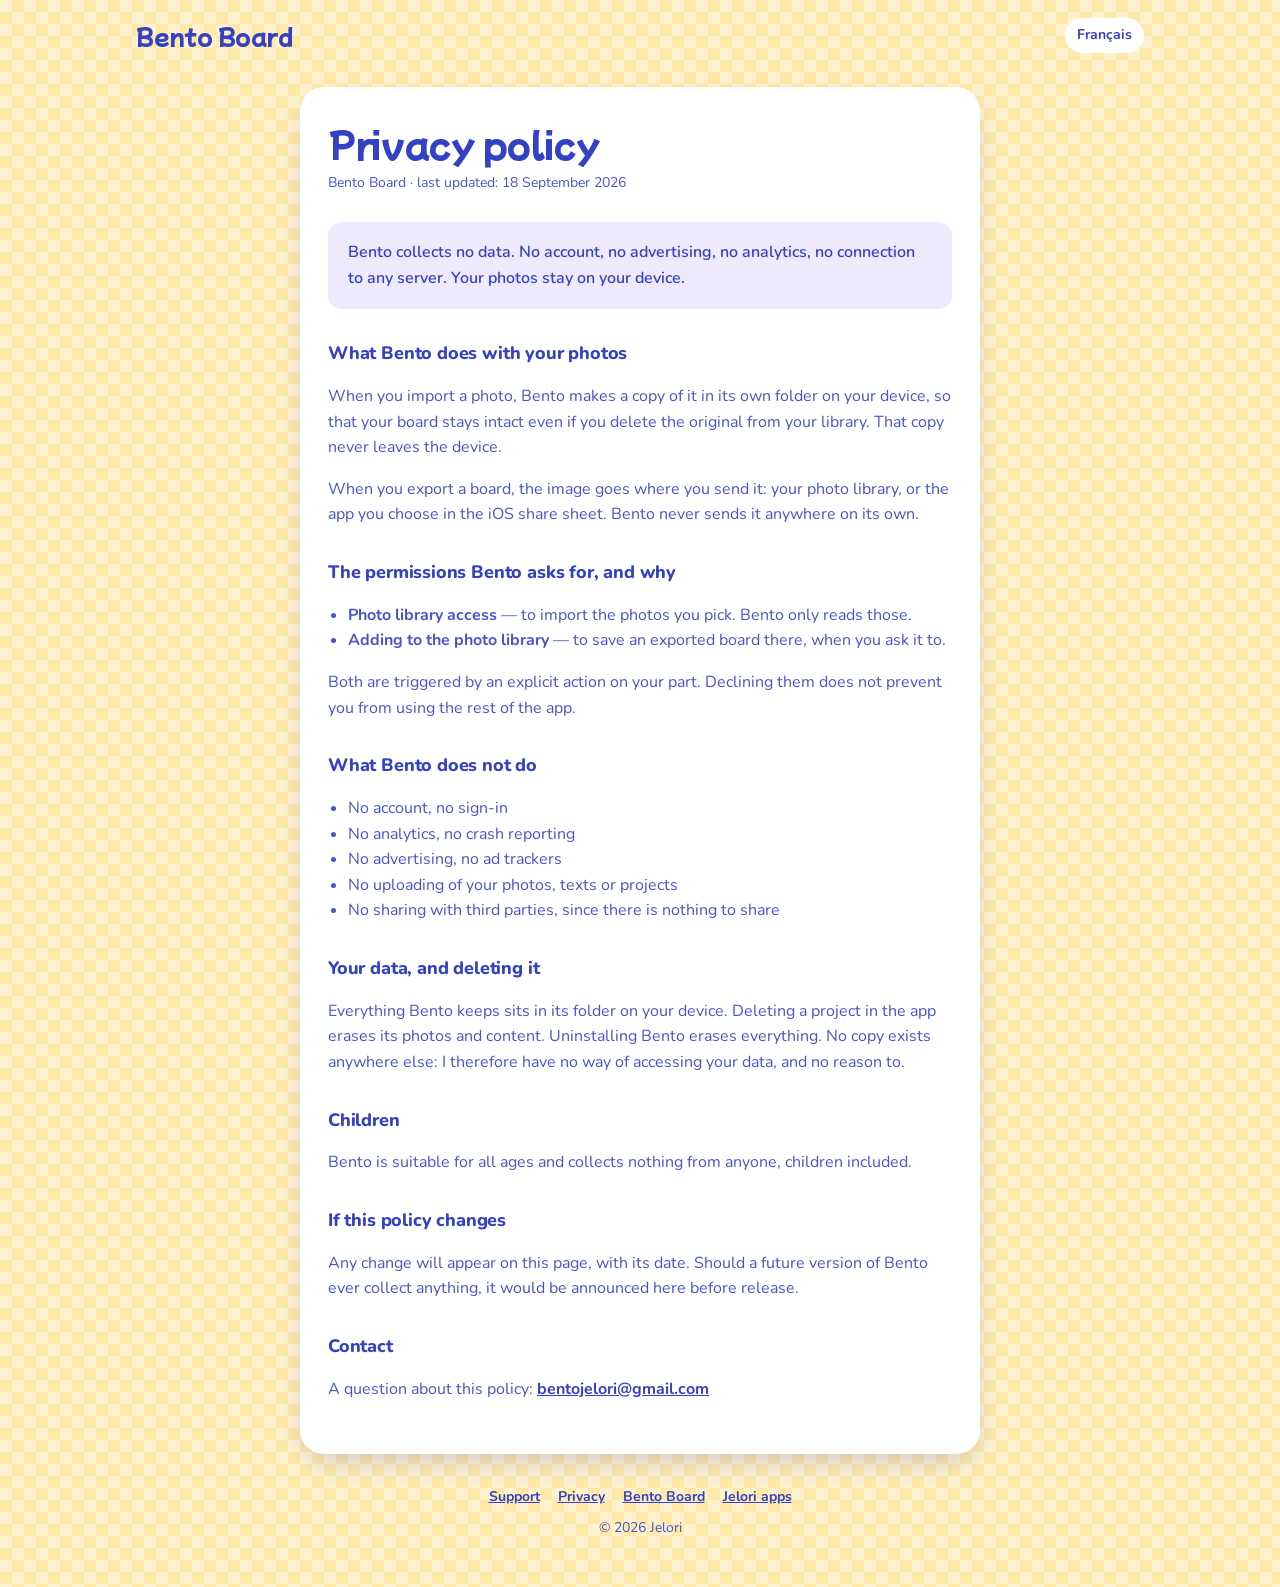
<file: bento/privacy/index.html>
<!doctype html>
<html lang="en">
<head>
<meta charset="utf-8">
<meta name="viewport" content="width=device-width, initial-scale=1">
<title>Bento Board — privacy policy</title>
<meta name="description" content="Bento Board collects no data: no account, no ads, no analytics, no network. Your photos stay on your device.">
<link rel="canonical" href="https://jelori.app/bento/privacy/">
<link rel="alternate" hreflang="en" href="https://jelori.app/bento/privacy/">
<link rel="alternate" hreflang="fr" href="https://jelori.app/fr/bento/privacy/">
<link rel="alternate" hreflang="x-default" href="https://jelori.app/bento/privacy/">
<meta name="apple-itunes-app" content="app-id=6813168098">
<meta property="og:type" content="website">
<meta property="og:site_name" content="Jelori">
<meta property="og:title" content="Bento Board — privacy policy">
<meta property="og:description" content="Bento Board collects no data: no account, no ads, no analytics, no network. Your photos stay on your device.">
<meta property="og:url" content="https://jelori.app/bento/privacy/">
<meta property="og:image" content="https://jelori.app/assets/og-bento.jpg">
<meta property="og:locale" content="en_GB">
<meta name="twitter:card" content="summary_large_image">
<link rel="icon" href="../../favicon.png">
<link rel="apple-touch-icon" href="../../apple-touch-icon.png">
<link rel="preconnect" href="https://fonts.googleapis.com">
<link rel="preconnect" href="https://fonts.gstatic.com" crossorigin>
<link rel="stylesheet" href="https://fonts.googleapis.com/css2?family=Mochiy+Pop+One&family=Nunito:wght@400;600;700;800&display=swap">
<link rel="stylesheet" href="../../assets/site.css?v=3">
</head>
<body>
<header class="top">
  <a class="brand" href="../">Bento Board</a>
  <a class="lang" href="../../fr/bento/privacy/" hreflang="fr" lang="fr">Français</a>
</header>

<main class="sheet">
  <h1>Privacy policy</h1>
  <p class="date">Bento Board · last updated: 18 September 2026</p>

  <div class="callout">
    Bento collects no data. No account, no advertising, no analytics, no
    connection to any server. Your photos stay on your device.
  </div>

  <h2>What Bento does with your photos</h2>
  <p>
    When you import a photo, Bento makes a copy of it in its own folder on your
    device, so that your board stays intact even if you delete the original from
    your library. That copy never leaves the device.
  </p>
  <p>
    When you export a board, the image goes where you send it: your photo
    library, or the app you choose in the iOS share sheet. Bento never sends it
    anywhere on its own.
  </p>

  <h2>The permissions Bento asks for, and why</h2>
  <ul>
    <li><strong>Photo library access</strong> — to import the photos you pick.
      Bento only reads those.</li>
    <li><strong>Adding to the photo library</strong> — to save an exported
      board there, when you ask it to.</li>
  </ul>
  <p>
    Both are triggered by an explicit action on your part. Declining them does
    not prevent you from using the rest of the app.
  </p>

  <h2>What Bento does not do</h2>
  <ul>
    <li>No account, no sign-in</li>
    <li>No analytics, no crash reporting</li>
    <li>No advertising, no ad trackers</li>
    <li>No uploading of your photos, texts or projects</li>
    <li>No sharing with third parties, since there is nothing to share</li>
  </ul>

  <h2>Your data, and deleting it</h2>
  <p>
    Everything Bento keeps sits in its folder on your device. Deleting a project
    in the app erases its photos and content. Uninstalling Bento erases
    everything. No copy exists anywhere else: I therefore have no way of
    accessing your data, and no reason to.
  </p>

  <h2>Children</h2>
  <p>
    Bento is suitable for all ages and collects nothing from anyone, children
    included.
  </p>

  <h2>If this policy changes</h2>
  <p>
    Any change will appear on this page, with its date. Should a future version
    of Bento ever collect anything, it would be announced here before release.
  </p>

  <h2>Contact</h2>
  <p>
    A question about this policy:
    <a href="mailto:bentojelori@gmail.com">bentojelori@gmail.com</a>
  </p>
</main>

<footer class="foot">
  <nav>
    <a href="../support/">Support</a>
    <a href="../privacy/">Privacy</a>
    <a href="../">Bento Board</a>
    <a href="../../">Jelori apps</a>
  </nav>
  © 2026 Jelori
</footer>
</body>
</html>
</file>
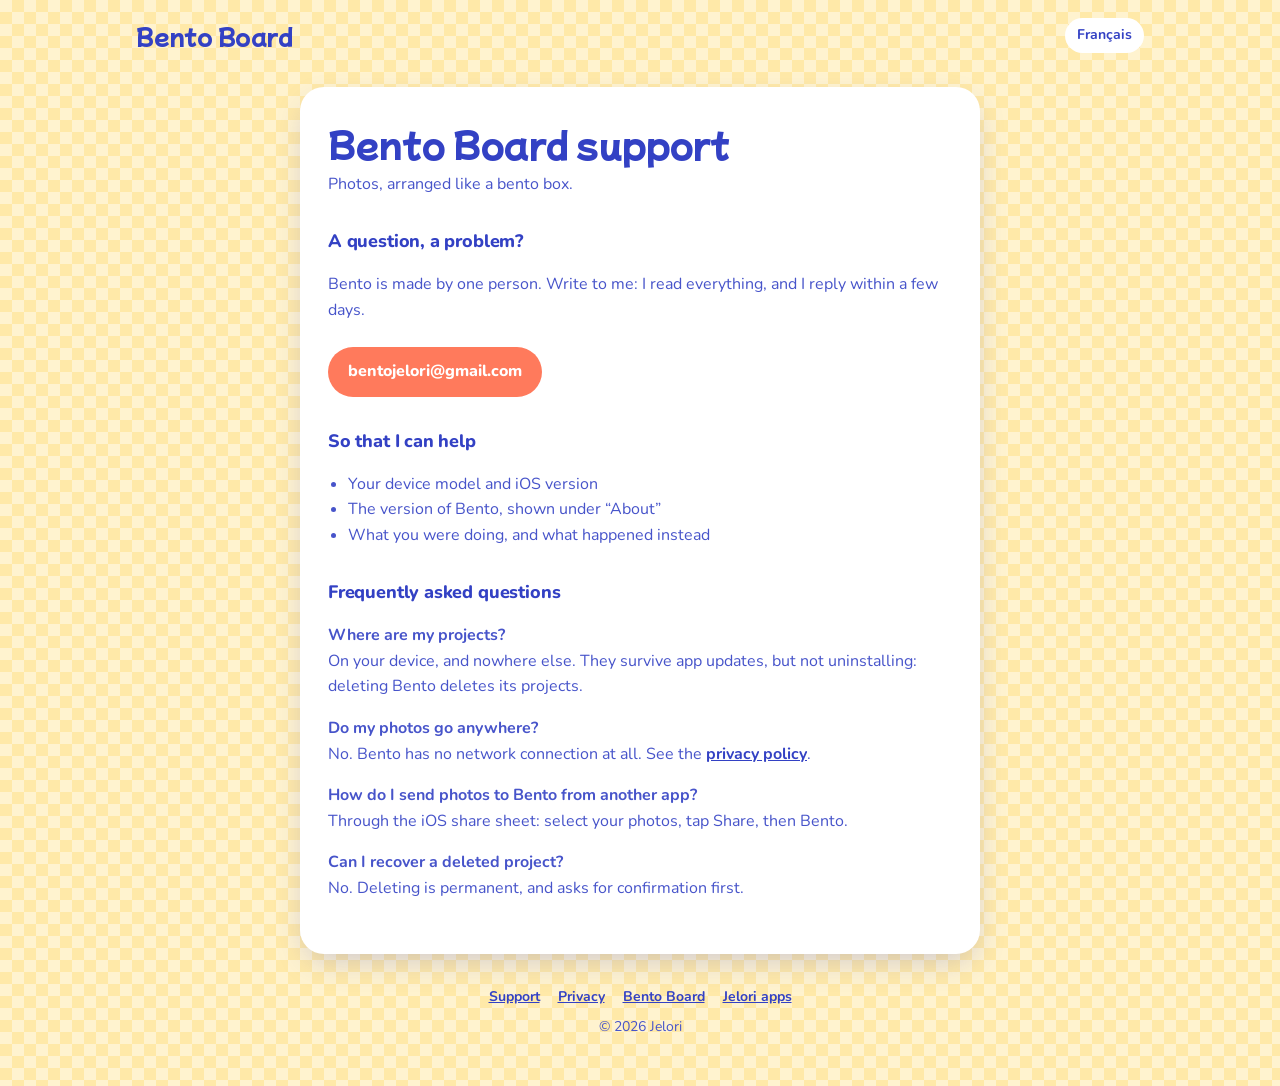
<file: bento/support/index.html>
<!doctype html>
<html lang="en">
<head>
<meta charset="utf-8">
<meta name="viewport" content="width=device-width, initial-scale=1">
<title>Bento Board — support</title>
<meta name="description" content="Help with Bento Board: contact, and answers to frequent questions about projects, photos and sharing.">
<link rel="canonical" href="https://jelori.app/bento/support/">
<link rel="alternate" hreflang="en" href="https://jelori.app/bento/support/">
<link rel="alternate" hreflang="fr" href="https://jelori.app/fr/bento/support/">
<link rel="alternate" hreflang="x-default" href="https://jelori.app/bento/support/">
<meta name="apple-itunes-app" content="app-id=6813168098">
<meta property="og:type" content="website">
<meta property="og:site_name" content="Jelori">
<meta property="og:title" content="Bento Board — support">
<meta property="og:description" content="Help with Bento Board: contact, and answers to frequent questions about projects, photos and sharing.">
<meta property="og:url" content="https://jelori.app/bento/support/">
<meta property="og:image" content="https://jelori.app/assets/og-bento.jpg">
<meta property="og:locale" content="en_GB">
<meta name="twitter:card" content="summary_large_image">
<link rel="icon" href="../../favicon.png">
<link rel="apple-touch-icon" href="../../apple-touch-icon.png">
<link rel="preconnect" href="https://fonts.googleapis.com">
<link rel="preconnect" href="https://fonts.gstatic.com" crossorigin>
<link rel="stylesheet" href="https://fonts.googleapis.com/css2?family=Mochiy+Pop+One&family=Nunito:wght@400;600;700;800&display=swap">
<link rel="stylesheet" href="../../assets/site.css?v=3">
</head>
<body>
<header class="top">
  <a class="brand" href="../">Bento Board</a>
  <a class="lang" href="../../fr/bento/support/" hreflang="fr" lang="fr">Français</a>
</header>

<main class="sheet">
  <h1>Bento Board support</h1>
  <p class="lede">Photos, arranged like a bento box.</p>

  <h2>A question, a problem?</h2>
  <p>
    Bento is made by one person. Write to me: I read everything, and I reply
    within a few days.
  </p>
  <p><a class="mail" href="mailto:bentojelori@gmail.com">bentojelori@gmail.com</a></p>

  <h2>So that I can help</h2>
  <ul>
    <li>Your device model and iOS version</li>
    <li>The version of Bento, shown under &ldquo;About&rdquo;</li>
    <li>What you were doing, and what happened instead</li>
  </ul>

  <h2>Frequently asked questions</h2>

  <p><strong>Where are my projects?</strong><br>
  On your device, and nowhere else. They survive app updates, but not
  uninstalling: deleting Bento deletes its projects.</p>

  <p><strong>Do my photos go anywhere?</strong><br>
  No. Bento has no network connection at all. See the
  <a href="../privacy/">privacy policy</a>.</p>

  <p><strong>How do I send photos to Bento from another app?</strong><br>
  Through the iOS share sheet: select your photos, tap Share, then Bento.</p>

  <p><strong>Can I recover a deleted project?</strong><br>
  No. Deleting is permanent, and asks for confirmation first.</p>
</main>

<footer class="foot">
  <nav>
    <a href="../support/">Support</a>
    <a href="../privacy/">Privacy</a>
    <a href="../">Bento Board</a>
    <a href="../../">Jelori apps</a>
  </nav>
  © 2026 Jelori
</footer>
</body>
</html>
</file>
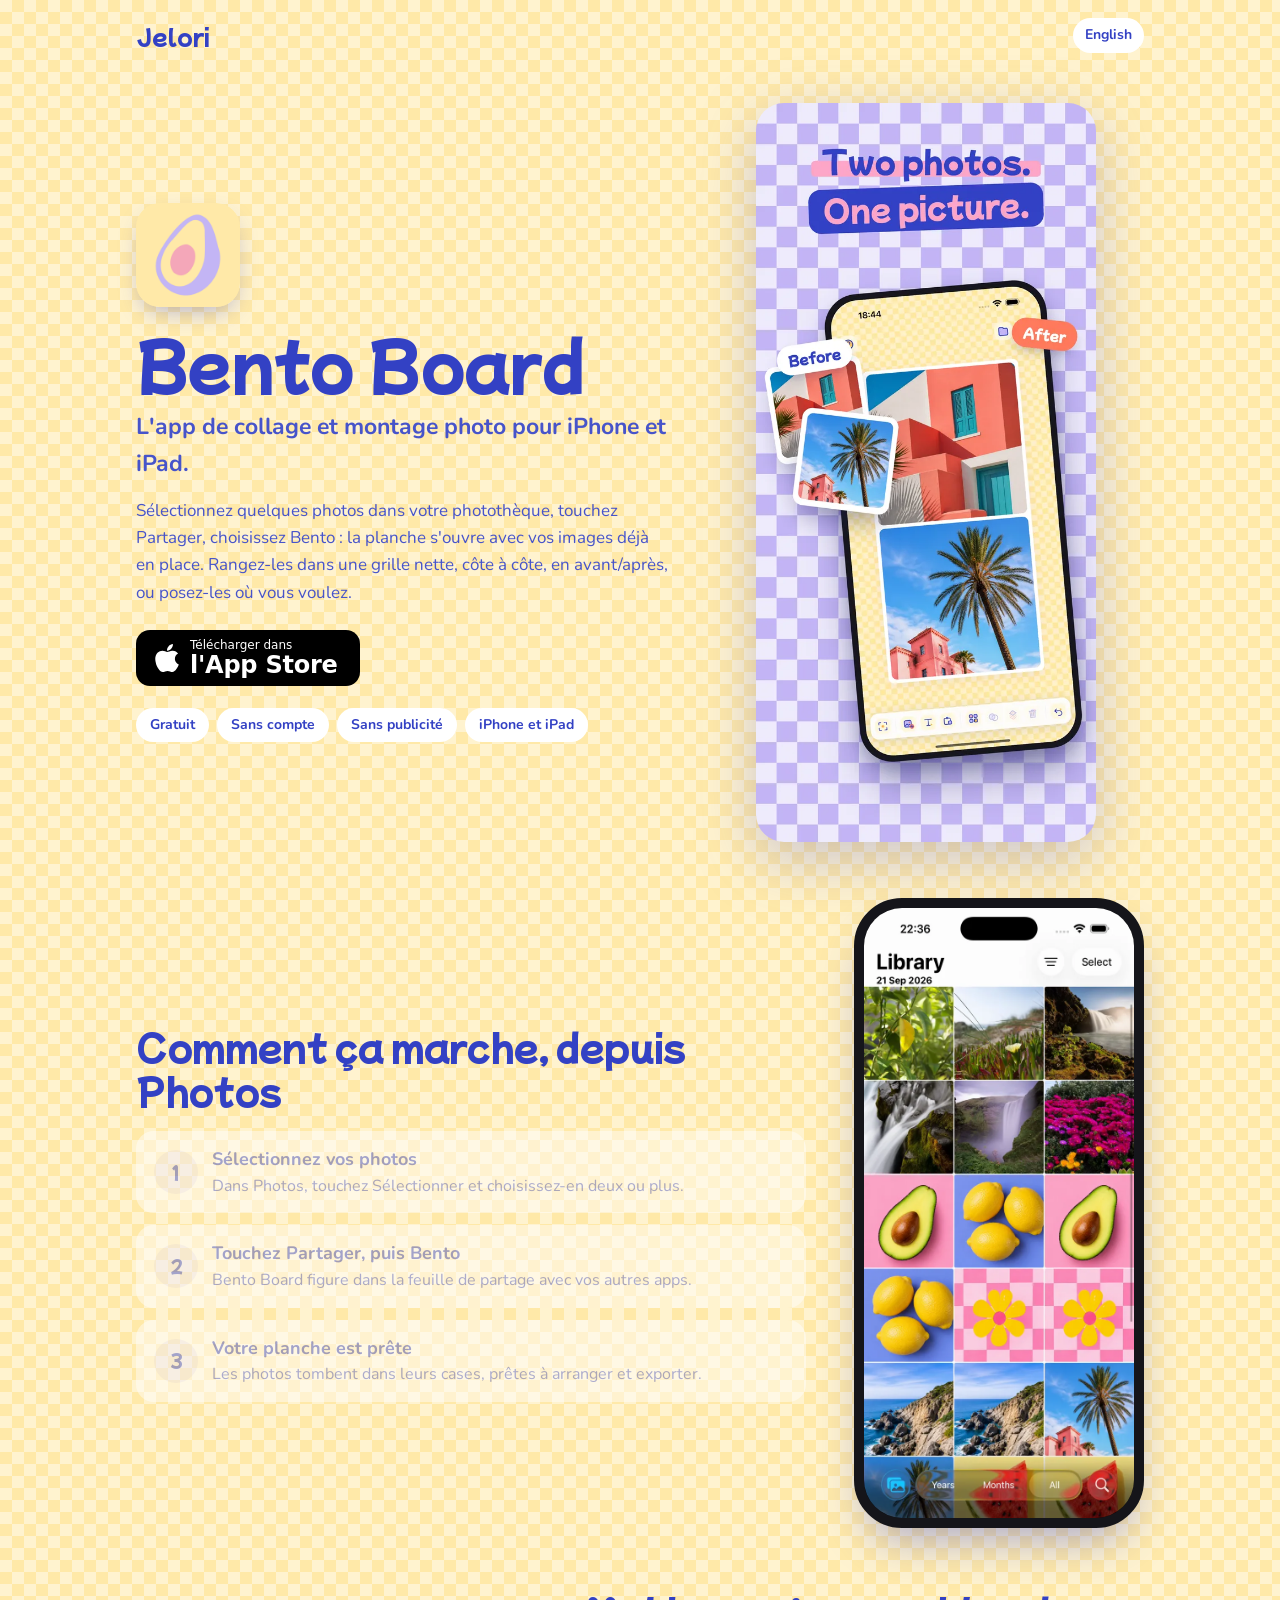
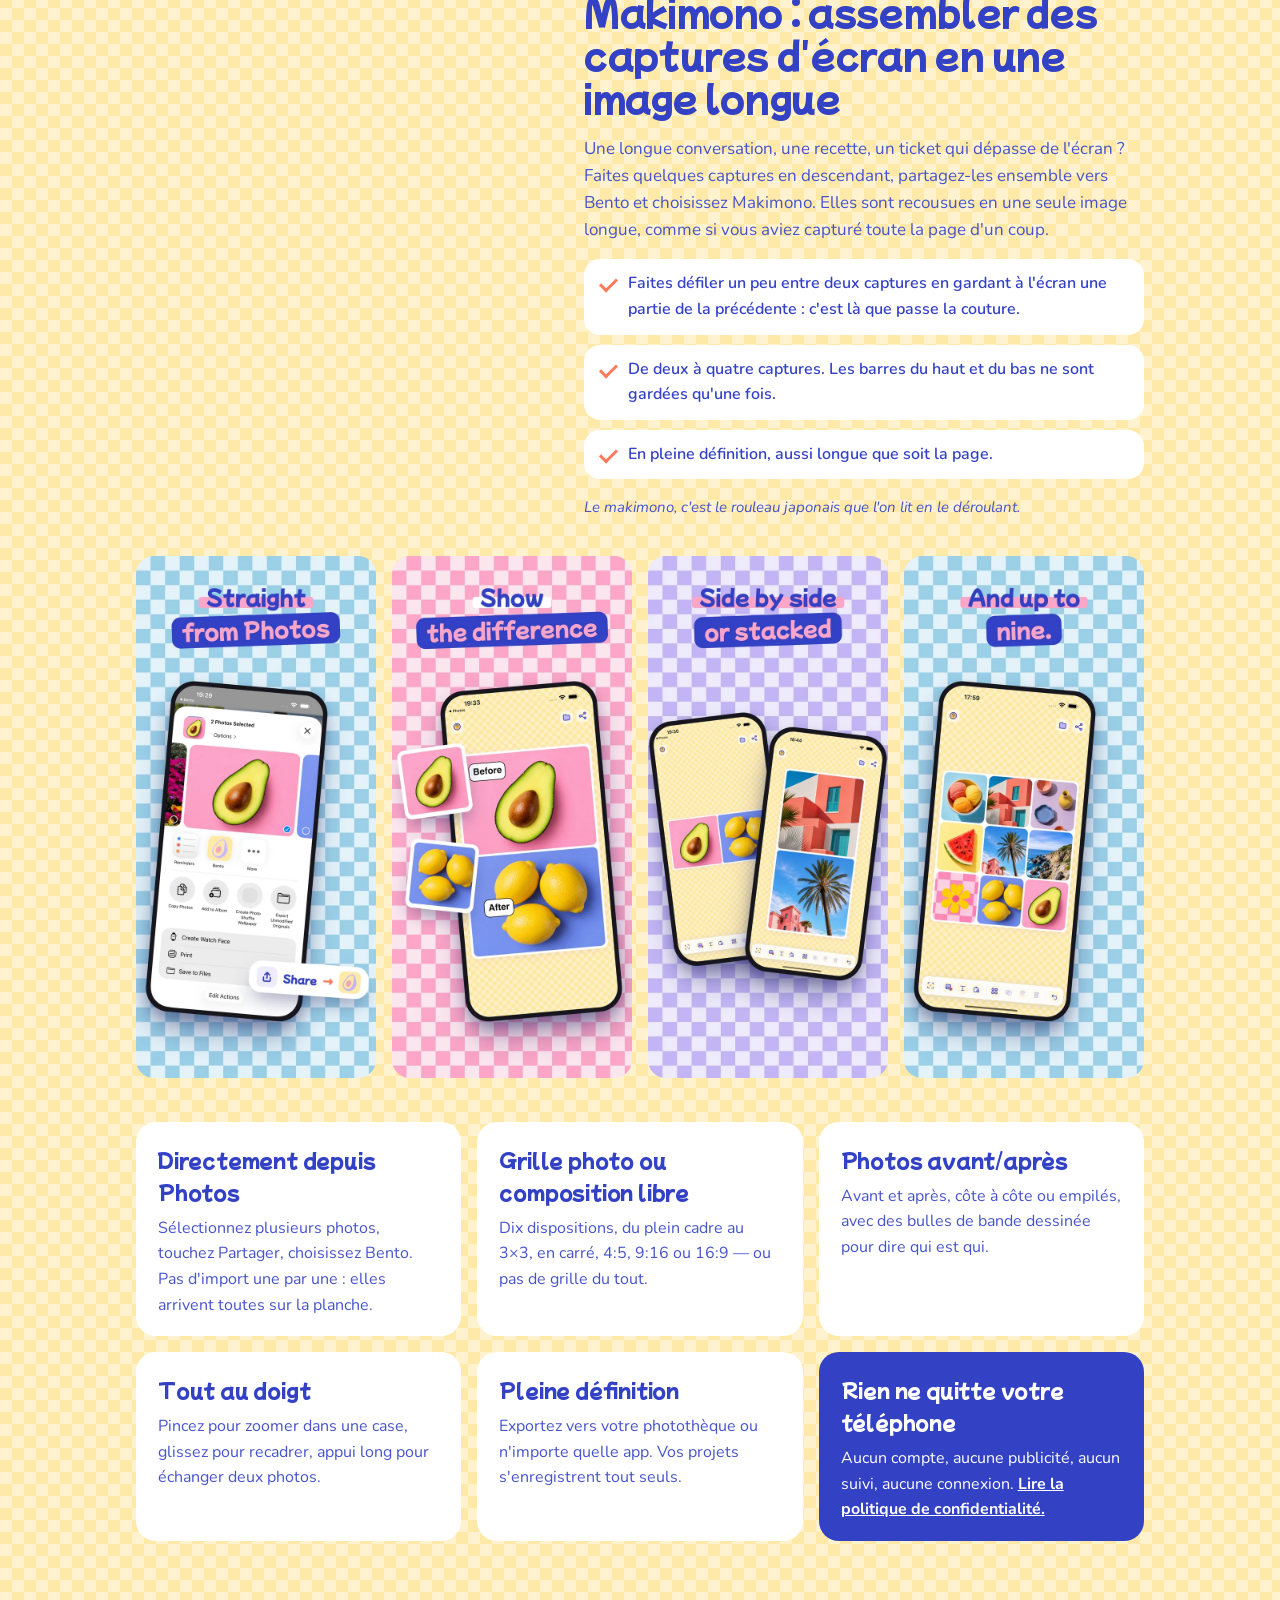
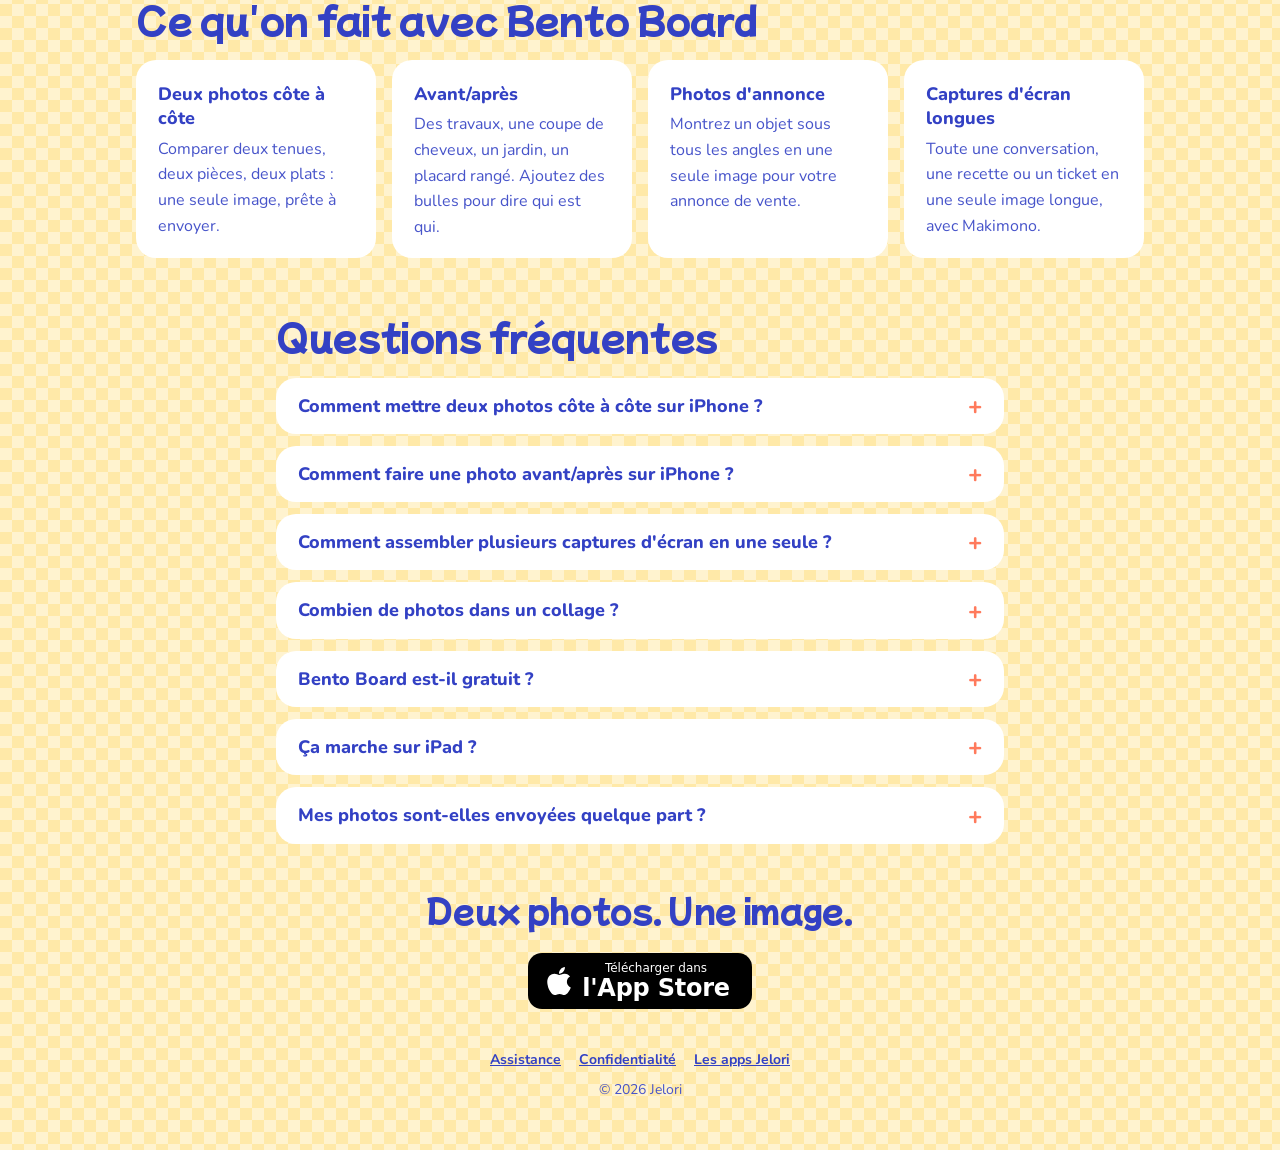
<file: fr/bento/index.html>
<!doctype html>
<html lang="fr">
<head>
<meta charset="utf-8">
<meta name="viewport" content="width=device-width, initial-scale=1">
<title>Bento Board — Collage photo et avant/après sur iPhone et iPad</title>
<meta name="description" content="App gratuite de montage et collage photo sur iPhone et iPad : mettre deux photos côte à côte, faire un avant/après, assembler des captures d'écran en une image longue. Sans compte, sans pub.">
<link rel="canonical" href="https://jelori.app/fr/bento/">
<link rel="alternate" hreflang="en" href="https://jelori.app/bento/">
<link rel="alternate" hreflang="fr" href="https://jelori.app/fr/bento/">
<link rel="alternate" hreflang="x-default" href="https://jelori.app/bento/">
<meta name="apple-itunes-app" content="app-id=6813168098">
<meta property="og:type" content="website">
<meta property="og:site_name" content="Jelori">
<meta property="og:title" content="Bento Board — collage photo, grille ou libre">
<meta property="og:description" content="Deux photos, une image. Collages et comparaisons avant/après sur iPhone et iPad.">
<meta property="og:url" content="https://jelori.app/fr/bento/">
<meta property="og:image" content="https://jelori.app/assets/og-bento.jpg">
<meta property="og:image:width" content="1200">
<meta property="og:image:height" content="630">
<meta property="og:image:alt" content="Bento Board, l'app de collage photo pour iPhone et iPad">
<meta property="og:locale" content="fr_FR">
<meta property="og:locale:alternate" content="en_GB">
<meta name="twitter:card" content="summary_large_image">
<link rel="icon" href="../../favicon.png">
<link rel="apple-touch-icon" href="../../apple-touch-icon.png">
<link rel="preconnect" href="https://fonts.googleapis.com">
<link rel="preconnect" href="https://fonts.gstatic.com" crossorigin>
<link rel="stylesheet" href="https://fonts.googleapis.com/css2?family=Mochiy+Pop+One&family=Nunito:wght@400;600;700;800&display=swap">
<link rel="stylesheet" href="../../assets/site.css?v=3">
<script type="application/ld+json">
{
  "@context": "https://schema.org",
  "@type": "MobileApplication",
  "name": "Bento Board",
  "operatingSystem": "iOS, iPadOS",
  "applicationCategory": "PhotographyApplication",
  "inLanguage": "fr",
  "description": "App de collage photo : grille ou composition libre, avant/après, bulles de texte. Sans compte, sans publicité, aucune donnée collectée.",
  "url": "https://jelori.app/fr/bento/",
  "image": "https://jelori.app/assets/bento-icon.png",
  "screenshot": ["https://jelori.app/assets/shots/01-two-photos.webp", "https://jelori.app/assets/shots/02-straight-from-photos.webp", "https://jelori.app/assets/shots/03-show-the-difference.webp", "https://jelori.app/assets/shots/04-side-by-side-or-stacked.webp", "https://jelori.app/assets/shots/05-up-to-nine.webp"],
  "featureList": ["Collages photo en grille ou en composition libre", "Deux photos côte à côte ou empilées", "Avant/après avec bulles de texte", "Jusqu'à neuf photos (3×3) avec Bento Plus", "Captures d'écran assemblées en une image longue", "Export en pleine définition"],
  "sameAs": "https://apps.apple.com/fr/app/id6813168098",
  "installUrl": "https://apps.apple.com/fr/app/id6813168098",
  "offers": { "@type": "Offer", "price": "0", "priceCurrency": "EUR" },
  "author": { "@type": "Organization", "name": "Jelori", "url": "https://jelori.app/" }
}
</script>
<script type="application/ld+json">
{
  "@context": "https://schema.org",
  "@type": "FAQPage",
  "inLanguage": "fr",
  "mainEntity": [
    {
      "@type": "Question",
      "name": "Comment mettre deux photos côte à côte sur iPhone ?",
      "acceptedAnswer": {
        "@type": "Answer",
        "text": "Dans Photos, sélectionnez les deux photos, touchez Partager, puis Bento. Choisissez la disposition côte à côte et exportez le résultat vers votre photothèque ou n'importe quelle app."
      }
    },
    {
      "@type": "Question",
      "name": "Comment faire une photo avant/après sur iPhone ?",
      "acceptedAnswer": {
        "@type": "Answer",
        "text": "Partagez les photos avant et après vers Bento depuis Photos, choisissez côte à côte ou empilées, et ajoutez des bulles pour les légender. Export en pleine définition."
      }
    },
    {
      "@type": "Question",
      "name": "Comment assembler plusieurs captures d'écran en une seule ?",
      "acceptedAnswer": {
        "@type": "Answer",
        "text": "Faites deux à quatre captures en faisant défiler, en gardant à l'écran une partie de la précédente. Partagez-les ensemble vers Bento et choisissez Makimono : elles sont recousues en une seule image longue."
      }
    },
    {
      "@type": "Question",
      "name": "Combien de photos dans un collage ?",
      "acceptedAnswer": {
        "@type": "Answer",
        "text": "Les grilles gratuites accueillent de 1 à 4 photos, en carré, 4:5, 9:16 ou 16:9. Bento Plus, un achat unique, ajoute les grilles de 6 et 9 photos. La composition libre vous laisse placer les photos où vous voulez."
      }
    },
    {
      "@type": "Question",
      "name": "Bento Board est-il gratuit ?",
      "acceptedAnswer": {
        "@type": "Answer",
        "text": "Oui. Bento Board est gratuit sur l'App Store, sans compte et sans publicité. Bento Plus est un achat unique et facultatif, jamais un abonnement, qui débloque les grilles de 6 et 9 photos."
      }
    },
    {
      "@type": "Question",
      "name": "Ça marche sur iPad ?",
      "acceptedAnswer": {
        "@type": "Answer",
        "text": "Oui, Bento Board fonctionne sur iPhone et sur iPad."
      }
    },
    {
      "@type": "Question",
      "name": "Mes photos sont-elles envoyées quelque part ?",
      "acceptedAnswer": {
        "@type": "Answer",
        "text": "Non. Bento Board n'a aucune connexion réseau : vos photos et vos projets restent sur votre appareil."
      }
    }
  ]
}
</script>
</head>
<body>
<header class="top">
  <a class="brand" href="../">Jelori</a>
  <a class="lang" href="../../bento/" hreflang="en" lang="en">English</a>
</header>

<main>
  <section class="hero">
    <div>
      <img class="hero-icon" src="../../assets/bento-icon.png" alt="Icône de Bento Board" width="104" height="104">
      <h1>Bento Board</h1>
      <p class="tagline">L'app de collage et montage photo pour iPhone et iPad.</p>
      <p>Sélectionnez quelques photos dans votre photothèque, touchez Partager, choisissez Bento : la planche s'ouvre avec vos images déjà en place. Rangez-les dans une grille nette, côte à côte, en avant/après, ou posez-les où vous voulez.</p>
      <a class="badge" href="https://apps.apple.com/fr/app/id6813168098"><svg viewBox="0 0 384 512" aria-hidden="true"><path fill="currentColor" d="M318.7 268.7c-.2-36.7 16.4-64.4 50-84.8-18.8-26.9-47.2-41.7-84.7-44.6-35.5-2.8-74.3 20.7-88.5 20.7-15 0-49.4-19.7-76.4-19.7C63.3 141.2 4 184.8 4 273.5q0 39.3 14.4 81.2c12.8 36.7 59 126.7 107.2 125.2 25.2-.6 43-17.9 75.8-17.9 31.8 0 48.3 17.9 76.4 17.9 48.6-.7 90.4-82.5 102.6-119.3-65.2-30.7-61.7-90-61.7-91.9zm-56.6-164.2c27.3-32.4 24.8-61.9 24-72.5-24.1 1.4-52 16.4-67.9 34.9-17.5 19.8-27.8 44.3-25.6 71.9 26.1 2 49.9-11.4 69.5-34.3z"/></svg><span><small>Télécharger dans</small>l'App Store</span></a>
      <ul class="facts">
        <li>Gratuit</li><li>Sans compte</li><li>Sans publicité</li><li>iPhone et iPad</li>
      </ul>
    </div>
    <img class="hero-shot" src="../../assets/shots/01-two-photos.webp" alt="Deux photos empilées en une seule image dans Bento Board" width="600" height="1304">
  </section>

  <section class="flow">
    <div>
      <h2>Comment ça marche, depuis Photos</h2>
      <ol>
        <li><div><strong>Sélectionnez vos photos</strong><span>Dans Photos, touchez Sélectionner et choisissez-en deux ou plus.</span></div></li>
        <li><div><strong>Touchez Partager, puis Bento</strong><span>Bento Board figure dans la feuille de partage avec vos autres apps.</span></div></li>
        <li><div><strong>Votre planche est prête</strong><span>Les photos tombent dans leurs cases, prêtes à arranger et exporter.</span></div></li>
      </ol>
    </div>
    <div class="phone" role="img" aria-label="Animation : dans Photos, deux photos sont sélectionnées, on touche Partager puis Bento ; la planche s'ouvre avec les deux photos en place.">
      <img class="screen" src="../../assets/flow/library.webp" alt="">
      <span class="check a"></span>
      <span class="check b"></span>
      <img class="screen share" src="../../assets/flow/share.webp" alt="">
      <img class="screen board" src="../../assets/flow/board.webp" alt="">
      <img class="cell a" src="../../assets/flow/lemons.webp" alt="">
      <img class="cell b" src="../../assets/flow/avocado.webp" alt="">
      <span class="finger"></span>
    </div>
  </section>

  <section class="makimono">
    <div>
      <h2>Makimono : assembler des captures d'écran en une image longue</h2>
      <p>Une longue conversation, une recette, un ticket qui dépasse de l'écran ? Faites quelques captures en descendant, partagez-les ensemble vers Bento et choisissez Makimono. Elles sont recousues en une seule image longue, comme si vous aviez capturé toute la page d'un coup.</p>
      <ul>
        <li>Faites défiler un peu entre deux captures en gardant à l'écran une partie de la précédente : c'est là que passe la couture.</li>
        <li>De deux à quatre captures. Les barres du haut et du bas ne sont gardées qu'une fois.</li>
        <li>En pleine définition, aussi longue que soit la page.</li>
      </ul>
      <p class="note">Le makimono, c'est le rouleau japonais que l'on lit en le déroulant.</p>
    </div>
    <div class="scroll" role="img" aria-label="Animation : trois captures d'une même page, prises en la faisant défiler, se rejoignent et sont recousues en une seule image longue.">
      <div class="shot a"><div class="page"><i class="t"></i><i class="ph"></i><i class="l"></i><i class="l"></i><i class="l s"></i><i class="h"></i><i class="li"></i><i class="li"></i><i class="li"></i><i class="li"></i><i class="ph b"></i><i class="l"></i><i class="l"></i><i class="l s"></i><i class="h"></i><i class="l"></i><i class="l"></i><i class="l"></i><i class="btn"></i></div></div>
      <div class="shot b"><div class="page"><i class="t"></i><i class="ph"></i><i class="l"></i><i class="l"></i><i class="l s"></i><i class="h"></i><i class="li"></i><i class="li"></i><i class="li"></i><i class="li"></i><i class="ph b"></i><i class="l"></i><i class="l"></i><i class="l s"></i><i class="h"></i><i class="l"></i><i class="l"></i><i class="l"></i><i class="btn"></i></div></div>
      <div class="shot c"><div class="page"><i class="t"></i><i class="ph"></i><i class="l"></i><i class="l"></i><i class="l s"></i><i class="h"></i><i class="li"></i><i class="li"></i><i class="li"></i><i class="li"></i><i class="ph b"></i><i class="l"></i><i class="l"></i><i class="l s"></i><i class="h"></i><i class="l"></i><i class="l"></i><i class="l"></i><i class="btn"></i></div></div>
      <span class="seam a"></span>
      <span class="seam b"></span>
    </div>
  </section>

  <section class="shots" aria-label="Captures d'écran">
    <img src="../../assets/shots/02-straight-from-photos.webp" alt="Partage de deux photos depuis Photos vers Bento" width="600" height="1304" loading="lazy">
    <img src="../../assets/shots/03-show-the-difference.webp" alt="Comparaison avant/après avec bulles de texte" width="600" height="1304" loading="lazy">
    <img src="../../assets/shots/04-side-by-side-or-stacked.webp" alt="Deux photos côte à côte" width="600" height="1304" loading="lazy">
    <img src="../../assets/shots/05-up-to-nine.webp" alt="Une mosaïque 3×3 de neuf photos" width="600" height="1304" loading="lazy">
  </section>

  <section class="features">
    <div class="card">
      <h2>Directement depuis Photos</h2>
      <p>Sélectionnez plusieurs photos, touchez Partager, choisissez Bento. Pas d'import une par une : elles arrivent toutes sur la planche.</p>
    </div>
    <div class="card">
      <h2>Grille photo ou composition libre</h2>
      <p>Dix dispositions, du plein cadre au 3×3, en carré, 4:5, 9:16 ou 16:9 — ou pas de grille du tout.</p>
    </div>
    <div class="card">
      <h2>Photos avant/après</h2>
      <p>Avant et après, côte à côte ou empilés, avec des bulles de bande dessinée pour dire qui est qui.</p>
    </div>
    <div class="card">
      <h2>Tout au doigt</h2>
      <p>Pincez pour zoomer dans une case, glissez pour recadrer, appui long pour échanger deux photos.</p>
    </div>
    <div class="card">
      <h2>Pleine définition</h2>
      <p>Exportez vers votre photothèque ou n'importe quelle app. Vos projets s'enregistrent tout seuls.</p>
    </div>
    <div class="card alt">
      <h2>Rien ne quitte votre téléphone</h2>
      <p>Aucun compte, aucune publicité, aucun suivi, aucune connexion. <a href="privacy/">Lire la politique de confidentialité.</a></p>
    </div>
  </section>

  <section class="uses">
    <h2>Ce qu'on fait avec Bento Board</h2>
    <ul>
    <li class="card"><h3>Deux photos côte à côte</h3><p>Comparer deux tenues, deux pièces, deux plats : une seule image, prête à envoyer.</p></li>
    <li class="card"><h3>Avant/après</h3><p>Des travaux, une coupe de cheveux, un jardin, un placard rangé. Ajoutez des bulles pour dire qui est qui.</p></li>
    <li class="card"><h3>Photos d'annonce</h3><p>Montrez un objet sous tous les angles en une seule image pour votre annonce de vente.</p></li>
    <li class="card"><h3>Captures d'écran longues</h3><p>Toute une conversation, une recette ou un ticket en une seule image longue, avec Makimono.</p></li>
    </ul>
  </section>

  <section class="faq">
    <h2>Questions fréquentes</h2>
    <details class="card"><summary><h3>Comment mettre deux photos côte à côte sur iPhone ?</h3></summary><p>Dans Photos, sélectionnez les deux photos, touchez Partager, puis Bento. Choisissez la disposition côte à côte et exportez le résultat vers votre photothèque ou n'importe quelle app.</p></details>
    <details class="card"><summary><h3>Comment faire une photo avant/après sur iPhone ?</h3></summary><p>Partagez les photos avant et après vers Bento depuis Photos, choisissez côte à côte ou empilées, et ajoutez des bulles pour les légender. Export en pleine définition.</p></details>
    <details class="card"><summary><h3>Comment assembler plusieurs captures d'écran en une seule ?</h3></summary><p>Faites deux à quatre captures en faisant défiler, en gardant à l'écran une partie de la précédente. Partagez-les ensemble vers Bento et choisissez Makimono : elles sont recousues en une seule image longue.</p></details>
    <details class="card"><summary><h3>Combien de photos dans un collage ?</h3></summary><p>Les grilles gratuites accueillent de 1 à 4 photos, en carré, 4:5, 9:16 ou 16:9. Bento Plus, un achat unique, ajoute les grilles de 6 et 9 photos. La composition libre vous laisse placer les photos où vous voulez.</p></details>
    <details class="card"><summary><h3>Bento Board est-il gratuit ?</h3></summary><p>Oui. Bento Board est gratuit sur l'App Store, sans compte et sans publicité. Bento Plus est un achat unique et facultatif, jamais un abonnement, qui débloque les grilles de 6 et 9 photos.</p></details>
    <details class="card"><summary><h3>Ça marche sur iPad ?</h3></summary><p>Oui, Bento Board fonctionne sur iPhone et sur iPad.</p></details>
    <details class="card"><summary><h3>Mes photos sont-elles envoyées quelque part ?</h3></summary><p>Non. Bento Board n'a aucune connexion réseau : vos photos et vos projets restent sur votre appareil.</p></details>
  </section>

  <section class="cta">
    <h2>Deux photos. Une image.</h2>
    <a class="badge" href="https://apps.apple.com/fr/app/id6813168098"><svg viewBox="0 0 384 512" aria-hidden="true"><path fill="currentColor" d="M318.7 268.7c-.2-36.7 16.4-64.4 50-84.8-18.8-26.9-47.2-41.7-84.7-44.6-35.5-2.8-74.3 20.7-88.5 20.7-15 0-49.4-19.7-76.4-19.7C63.3 141.2 4 184.8 4 273.5q0 39.3 14.4 81.2c12.8 36.7 59 126.7 107.2 125.2 25.2-.6 43-17.9 75.8-17.9 31.8 0 48.3 17.9 76.4 17.9 48.6-.7 90.4-82.5 102.6-119.3-65.2-30.7-61.7-90-61.7-91.9zm-56.6-164.2c27.3-32.4 24.8-61.9 24-72.5-24.1 1.4-52 16.4-67.9 34.9-17.5 19.8-27.8 44.3-25.6 71.9 26.1 2 49.9-11.4 69.5-34.3z"/></svg><span><small>Télécharger dans</small>l'App Store</span></a>
  </section>
</main>

<footer class="foot">
  <nav>
    <a href="support/">Assistance</a>
    <a href="privacy/">Confidentialité</a>
    <a href="../">Les apps Jelori</a>
  </nav>
  © 2026 Jelori
</footer>
</body>
</html>
</file>
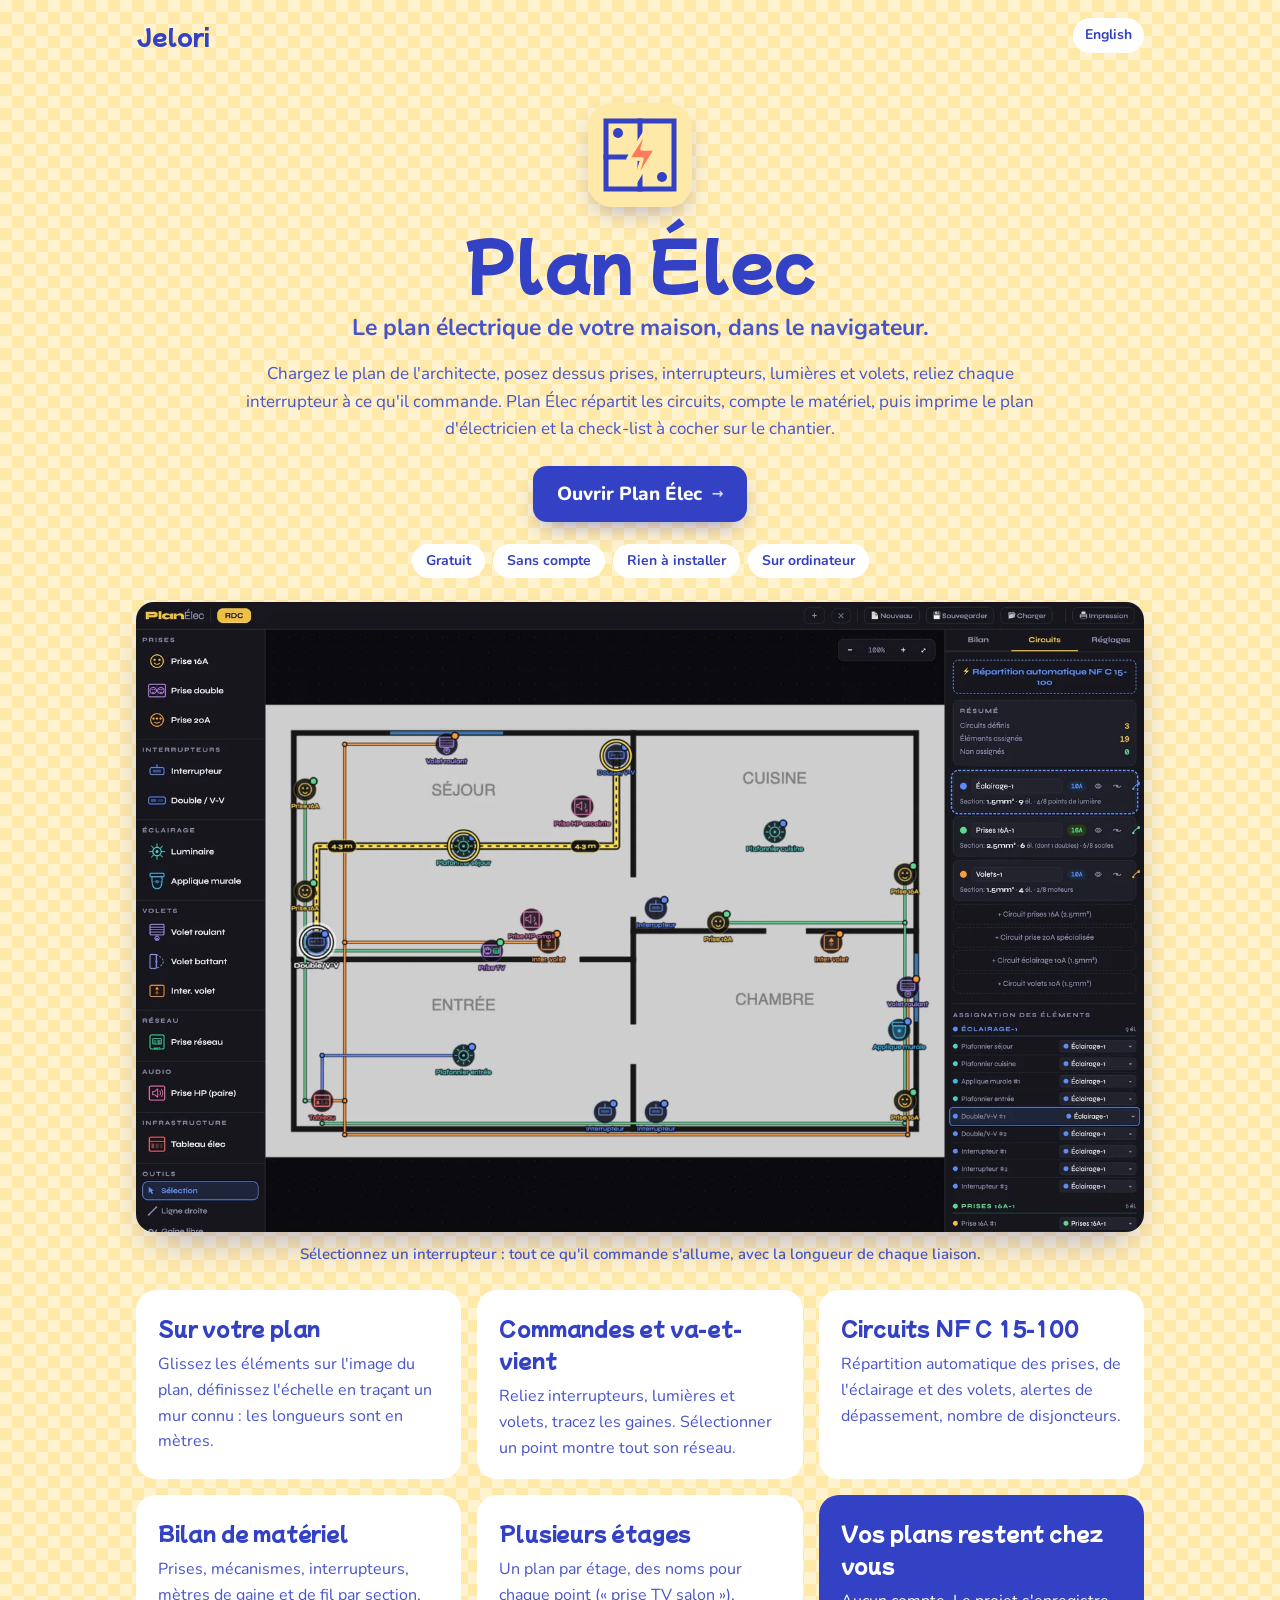
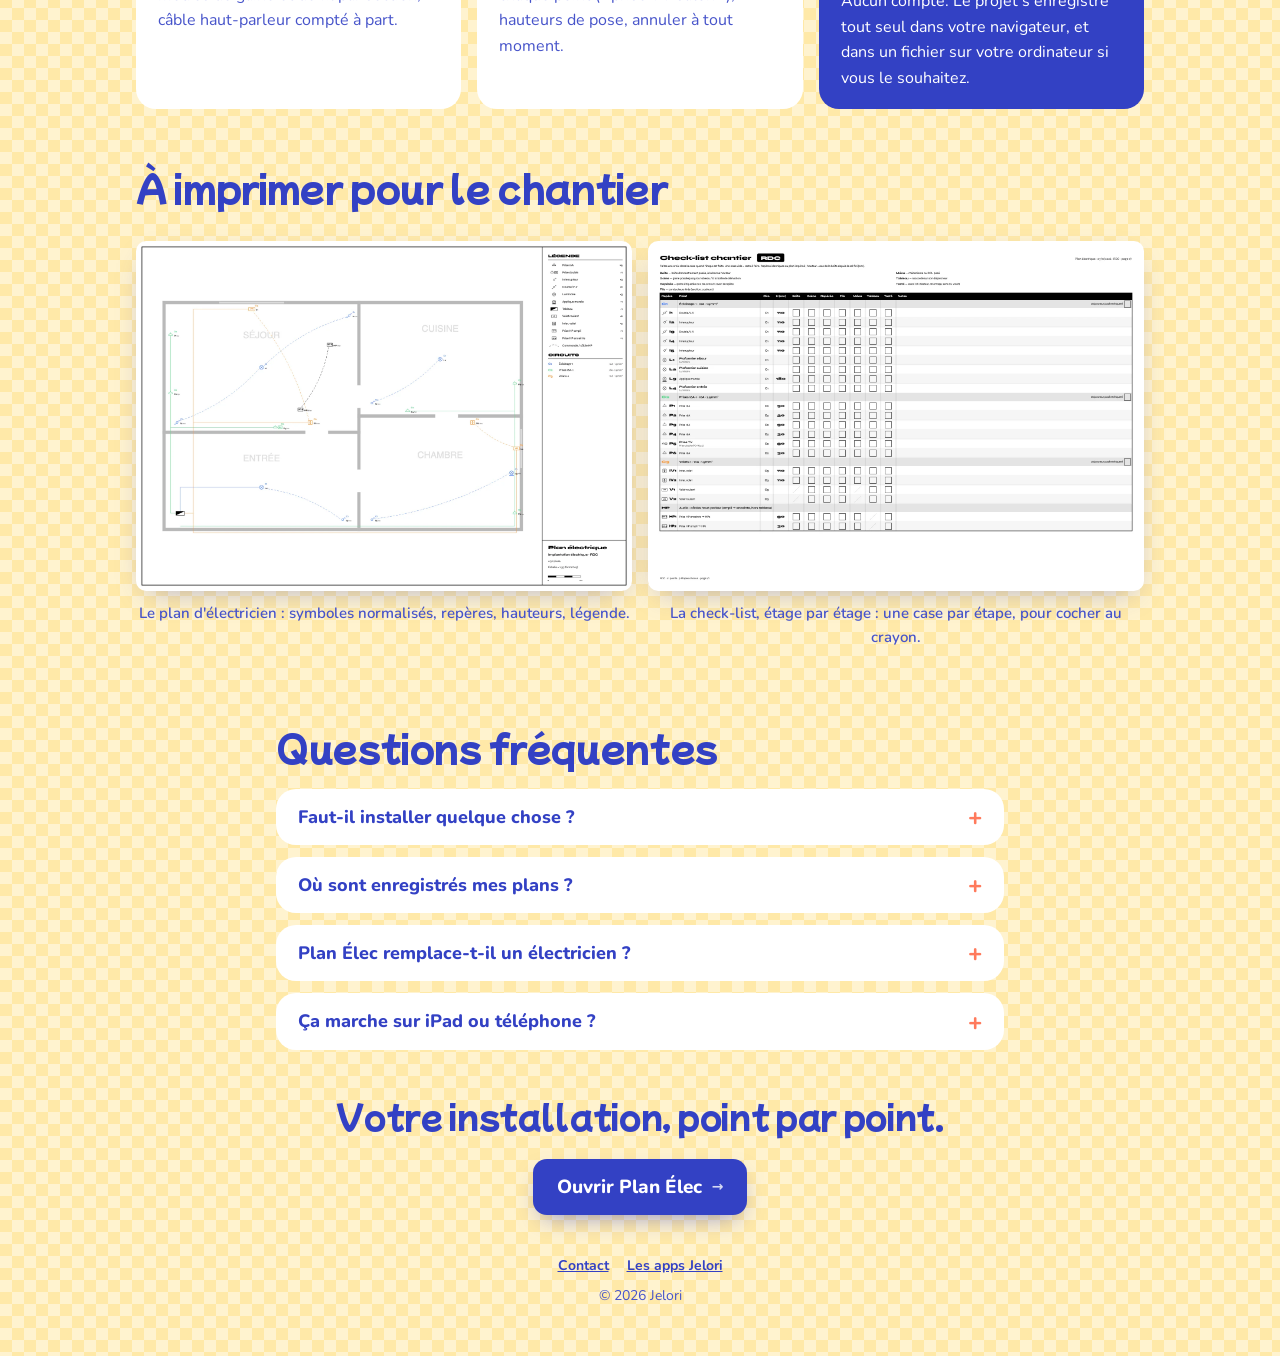
<file: fr/plan-elec/index.html>
<!doctype html>
<html lang="fr">
<head>
<meta charset="utf-8">
<meta name="viewport" content="width=device-width, initial-scale=1">
<title>Plan Élec — Plan électrique de la maison, gratuit, dans le navigateur</title>
<meta name="description" content="Dessinez le plan électrique de votre maison sur le plan d'architecte : prises, interrupteurs, éclairage, volets, circuits NF C 15-100, bilan de matériel, plan d'électricien et check-list de chantier à imprimer. Gratuit, sans compte.">
<link rel="canonical" href="https://jelori.app/fr/plan-elec/">
<link rel="alternate" hreflang="en" href="https://jelori.app/plan-elec/">
<link rel="alternate" hreflang="fr" href="https://jelori.app/fr/plan-elec/">
<link rel="alternate" hreflang="x-default" href="https://jelori.app/plan-elec/">
<meta property="og:type" content="website">
<meta property="og:site_name" content="Jelori">
<meta property="og:title" content="Plan Élec — le plan électrique de votre maison">
<meta property="og:description" content="Posez prises, interrupteurs et lumières sur le plan, répartissez les circuits, imprimez le plan d'électricien et la check-list de chantier.">
<meta property="og:url" content="https://jelori.app/fr/plan-elec/">
<meta property="og:image" content="https://jelori.app/assets/plan-elec/og.jpg">
<meta property="og:image:width" content="1200">
<meta property="og:image:height" content="630">
<meta property="og:image:alt" content="L'éditeur de Plan Élec : un plan de maison avec prises, interrupteurs, lumières et gaines">
<meta property="og:locale" content="fr_FR">
<meta name="twitter:card" content="summary_large_image">
<link rel="icon" href="../../favicon.png">
<link rel="apple-touch-icon" href="../../apple-touch-icon.png">
<link rel="preconnect" href="https://fonts.googleapis.com">
<link rel="preconnect" href="https://fonts.gstatic.com" crossorigin>
<link rel="stylesheet" href="https://fonts.googleapis.com/css2?family=Mochiy+Pop+One&family=Nunito:wght@400;600;700;800&display=swap">
<link rel="stylesheet" href="../../assets/site.css?v=3">
<script type="application/ld+json">
{
  "@context": "https://schema.org",
  "@type": "WebApplication",
  "name": "Plan Élec",
  "applicationCategory": "DesignApplication",
  "operatingSystem": "Navigateur web (ordinateur)",
  "browserRequirements": "Chrome, Edge, Firefox ou Safari récent",
  "inLanguage": "fr",
  "description": "Plan électrique résidentiel dans le navigateur : implantation des prises, interrupteurs, éclairage et volets sur le plan d'architecte, répartition des circuits selon la NF C 15-100, bilan de matériel, plan d'électricien et check-list de chantier imprimables.",
  "url": "https://jelori.app/fr/plan-elec/",
  "image": "https://jelori.app/assets/plan-elec/icon.svg",
  "screenshot": ["https://jelori.app/assets/plan-elec/editeur.webp", "https://jelori.app/assets/plan-elec/plan-imprime.webp", "https://jelori.app/assets/plan-elec/check-list.webp"],
  "featureList": ["Pose des éléments sur le plan d'architecte", "Liaisons interrupteurs, va-et-vient et volets", "Répartition automatique des circuits NF C 15-100", "Bilan de matériel et longueurs de câble", "Plan d'électricien imprimable", "Check-list de chantier par étage", "Plusieurs étages", "Sauvegarde automatique"],
  "offers": { "@type": "Offer", "price": "0", "priceCurrency": "EUR" },
  "author": { "@type": "Organization", "name": "Jelori", "url": "https://jelori.app/" }
}
</script>
<script type="application/ld+json">
{
  "@context": "https://schema.org",
  "@type": "FAQPage",
  "inLanguage": "fr",
  "mainEntity": [
    {
      "@type": "Question",
      "name": "Faut-il installer quelque chose ?",
      "acceptedAnswer": { "@type": "Answer", "text": "Non. Plan Élec s'ouvre dans le navigateur, sur ordinateur. Rien à installer, aucun compte à créer." }
    },
    {
      "@type": "Question",
      "name": "Où sont enregistrés mes plans ?",
      "acceptedAnswer": { "@type": "Answer", "text": "Dans votre navigateur, automatiquement, et dans un fichier JSON sur votre ordinateur si vous le sauvegardez. Vos plans ne sont envoyés nulle part." }
    },
    {
      "@type": "Question",
      "name": "Plan Élec remplace-t-il un électricien ?",
      "acceptedAnswer": { "@type": "Answer", "text": "Non. C'est un outil pour préparer et suivre votre installation. Les règles de la NF C 15-100 appliquées sont un rappel, pas une validation : faites vérifier votre installation par un professionnel ou le Consuel." }
    },
    {
      "@type": "Question",
      "name": "Ça marche sur iPad ou téléphone ?",
      "acceptedAnswer": { "@type": "Answer", "text": "Plan Élec est pensé pour un ordinateur avec souris et grand écran. Il s'ouvre sur tablette, mais le tactile n'est pas encore complet." }
    }
  ]
}
</script>
</head>
<body>
<header class="top">
  <a class="brand" href="../">Jelori</a>
  <a class="lang" href="../../plan-elec/" hreflang="en" lang="en">English</a>
</header>

<main>
  <section class="hero wide">
    <div>
      <img class="hero-icon" src="../../assets/plan-elec/icon.svg" alt="Icône de Plan Élec" width="104" height="104">
      <h1>Plan Élec</h1>
      <p class="tagline">Le plan électrique de votre maison, dans le navigateur.</p>
      <p>Chargez le plan de l'architecte, posez dessus prises, interrupteurs, lumières et volets, reliez chaque interrupteur à ce qu'il commande. Plan Élec répartit les circuits, compte le matériel, puis imprime le plan d'électricien et la check-list à cocher sur le chantier.</p>
      <a class="open" href="https://vassily-fr.github.io/plan-elec/plan-electrique.html">Ouvrir Plan Élec <small>→</small></a>
      <ul class="facts">
        <li>Gratuit</li><li>Sans compte</li><li>Rien à installer</li><li>Sur ordinateur</li>
      </ul>
    </div>
  </section>

  <figure class="wide-shot">
    <img src="../../assets/plan-elec/editeur.webp" alt="L'éditeur : un plan de maison avec prises, interrupteurs, lumières, volets et gaines colorées par circuit, et la liste des circuits à droite" width="1600" height="1000">
    <figcaption>Sélectionnez un interrupteur : tout ce qu'il commande s'allume, avec la longueur de chaque liaison.</figcaption>
  </figure>

  <section class="features">
    <div class="card">
      <h2>Sur votre plan</h2>
      <p>Glissez les éléments sur l'image du plan, définissez l'échelle en traçant un mur connu : les longueurs sont en mètres.</p>
    </div>
    <div class="card">
      <h2>Commandes et va-et-vient</h2>
      <p>Reliez interrupteurs, lumières et volets, tracez les gaines. Sélectionner un point montre tout son réseau.</p>
    </div>
    <div class="card">
      <h2>Circuits NF C 15-100</h2>
      <p>Répartition automatique des prises, de l'éclairage et des volets, alertes de dépassement, nombre de disjoncteurs.</p>
    </div>
    <div class="card">
      <h2>Bilan de matériel</h2>
      <p>Prises, mécanismes, interrupteurs, mètres de gaine et de fil par section, câble haut-parleur compté à part.</p>
    </div>
    <div class="card">
      <h2>Plusieurs étages</h2>
      <p>Un plan par étage, des noms pour chaque point (« prise TV salon »), hauteurs de pose, annuler à tout moment.</p>
    </div>
    <div class="card alt">
      <h2>Vos plans restent chez vous</h2>
      <p>Aucun compte. Le projet s'enregistre tout seul dans votre navigateur, et dans un fichier sur votre ordinateur si vous le souhaitez.</p>
    </div>
  </section>

  <section class="uses">
    <h2>À imprimer pour le chantier</h2>
  </section>
  <section class="shots paper" aria-label="Pages imprimées">
    <figure>
      <img src="../../assets/plan-elec/plan-imprime.webp" alt="Plan d'électricien imprimé : symboles normalisés, repères P1, I2, L3, hauteurs de pose, légende et cartouche" width="1680" height="1188" loading="lazy">
      <figcaption>Le plan d'électricien : symboles normalisés, repères, hauteurs, légende.</figcaption>
    </figure>
    <figure>
      <img src="../../assets/plan-elec/check-list.webp" alt="Check-list de chantier : une ligne par point, une case par étape (boîte, gaine, fils, mécanisme, tableau, essai)" width="1680" height="1188" loading="lazy">
      <figcaption>La check-list, étage par étage : une case par étape, pour cocher au crayon.</figcaption>
    </figure>
  </section>

  <section class="faq">
    <h2>Questions fréquentes</h2>
    <details class="card"><summary><h3>Faut-il installer quelque chose ?</h3></summary><p>Non. Plan Élec s'ouvre dans le navigateur, sur ordinateur. Rien à installer, aucun compte à créer.</p></details>
    <details class="card"><summary><h3>Où sont enregistrés mes plans ?</h3></summary><p>Dans votre navigateur, automatiquement, et dans un fichier JSON sur votre ordinateur si vous le sauvegardez. Vos plans ne sont envoyés nulle part.</p></details>
    <details class="card"><summary><h3>Plan Élec remplace-t-il un électricien ?</h3></summary><p>Non. C'est un outil pour préparer et suivre votre installation. Les règles de la NF C 15-100 appliquées sont un rappel, pas une validation : faites vérifier votre installation par un professionnel ou le Consuel.</p></details>
    <details class="card"><summary><h3>Ça marche sur iPad ou téléphone ?</h3></summary><p>Plan Élec est pensé pour un ordinateur avec souris et grand écran. Il s'ouvre sur tablette, mais le tactile n'est pas encore complet.</p></details>
  </section>

  <section class="cta">
    <h2>Votre installation, point par point.</h2>
    <a class="open" href="https://vassily-fr.github.io/plan-elec/plan-electrique.html">Ouvrir Plan Élec <small>→</small></a>
  </section>
</main>

<footer class="foot">
  <nav>
    <a href="mailto:bentojelori@gmail.com">Contact</a>
    <a href="../">Les apps Jelori</a>
  </nav>
  © 2026 Jelori
</footer>
</body>
</html>
</file>
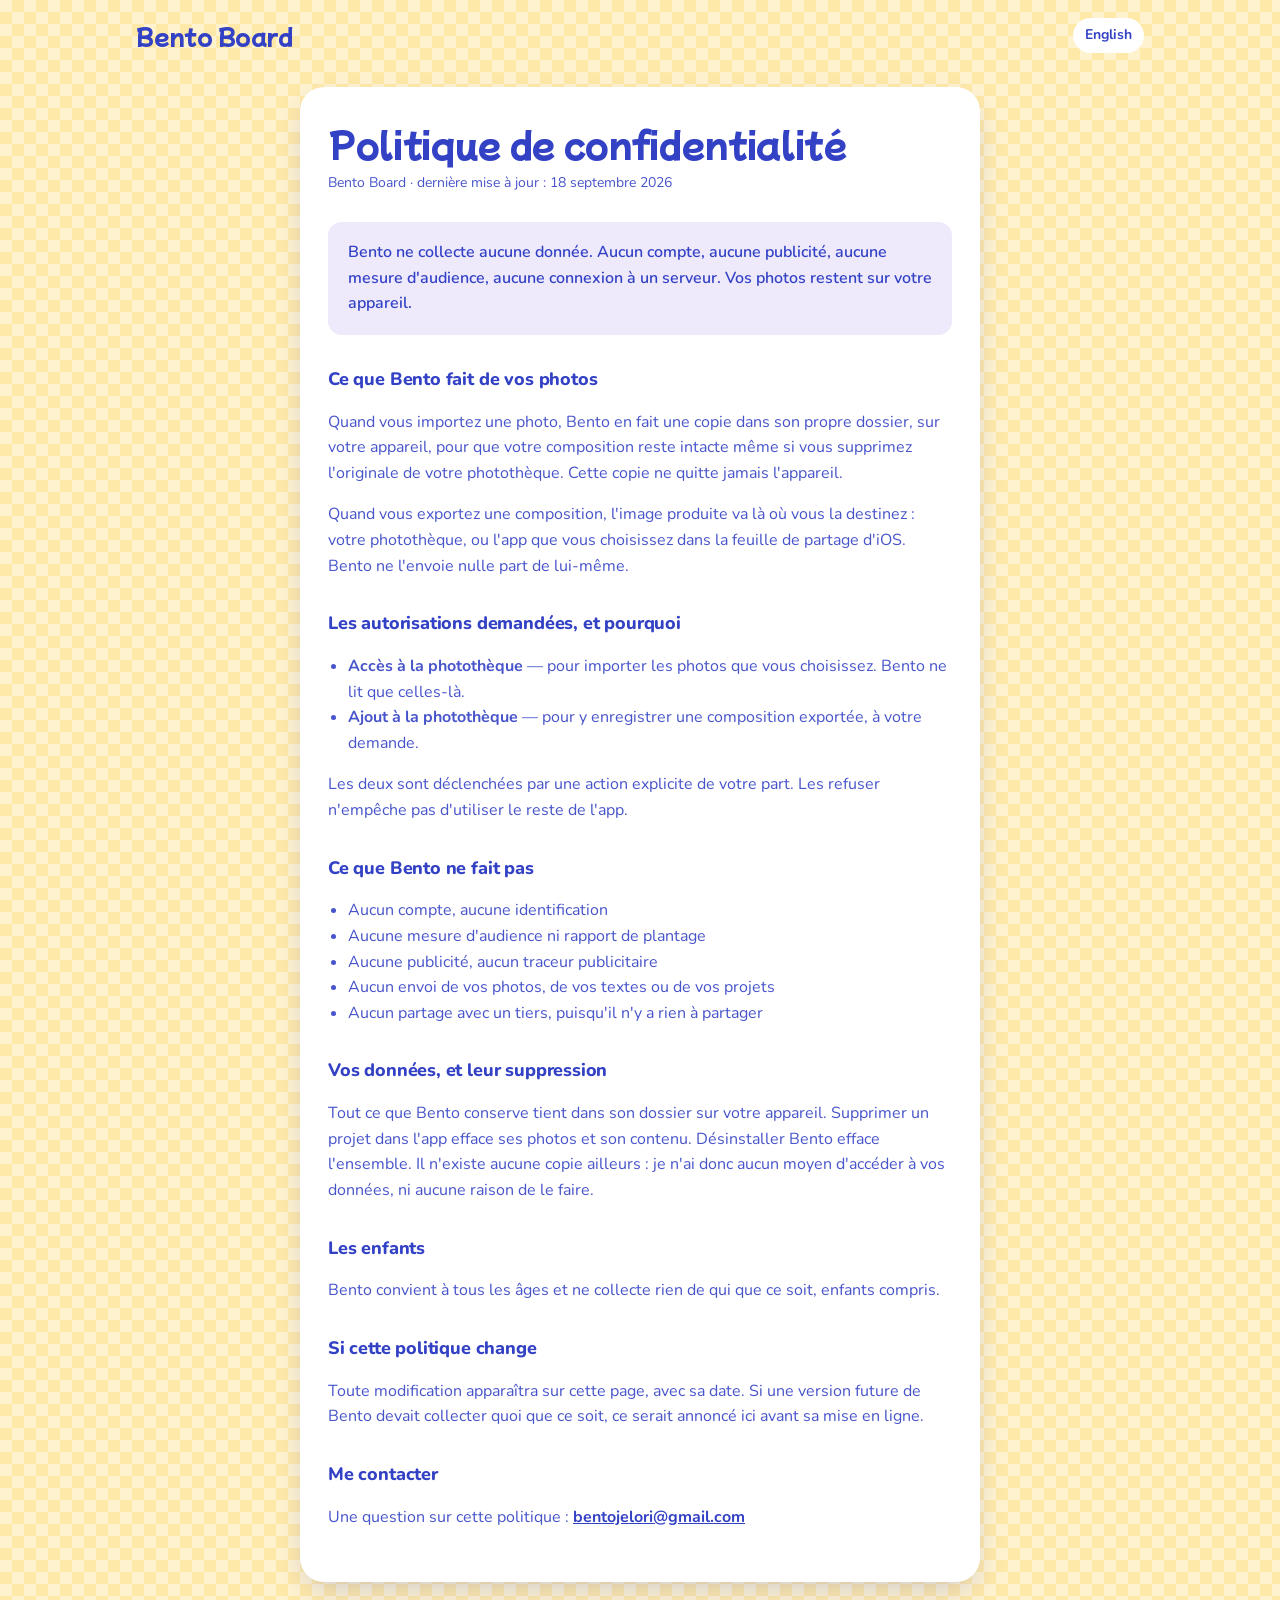
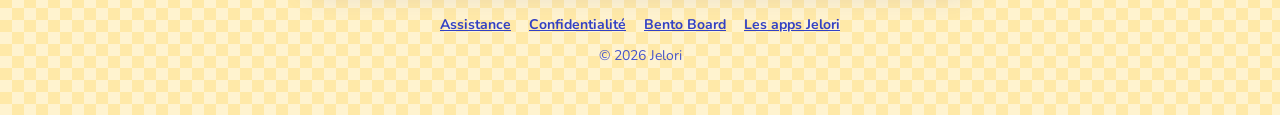
<file: fr/bento/privacy/index.html>
<!doctype html>
<html lang="fr">
<head>
<meta charset="utf-8">
<meta name="viewport" content="width=device-width, initial-scale=1">
<title>Bento Board — confidentialité</title>
<meta name="description" content="Bento Board ne collecte aucune donnée : ni compte, ni publicité, ni mesure d'audience, ni réseau. Vos photos restent sur votre appareil.">
<link rel="canonical" href="https://jelori.app/fr/bento/privacy/">
<link rel="alternate" hreflang="en" href="https://jelori.app/bento/privacy/">
<link rel="alternate" hreflang="fr" href="https://jelori.app/fr/bento/privacy/">
<link rel="alternate" hreflang="x-default" href="https://jelori.app/bento/privacy/">
<meta name="apple-itunes-app" content="app-id=6813168098">
<meta property="og:type" content="website">
<meta property="og:site_name" content="Jelori">
<meta property="og:title" content="Bento Board — confidentialité">
<meta property="og:description" content="Bento Board ne collecte aucune donnée : ni compte, ni publicité, ni mesure d'audience, ni réseau. Vos photos restent sur votre appareil.">
<meta property="og:url" content="https://jelori.app/fr/bento/privacy/">
<meta property="og:image" content="https://jelori.app/assets/og-bento.jpg">
<meta property="og:locale" content="fr_FR">
<meta name="twitter:card" content="summary_large_image">
<link rel="icon" href="../../../favicon.png">
<link rel="apple-touch-icon" href="../../../apple-touch-icon.png">
<link rel="preconnect" href="https://fonts.googleapis.com">
<link rel="preconnect" href="https://fonts.gstatic.com" crossorigin>
<link rel="stylesheet" href="https://fonts.googleapis.com/css2?family=Mochiy+Pop+One&family=Nunito:wght@400;600;700;800&display=swap">
<link rel="stylesheet" href="../../../assets/site.css?v=3">
</head>
<body>
<header class="top">
  <a class="brand" href="../">Bento Board</a>
  <a class="lang" href="../../../bento/privacy/" hreflang="en" lang="en">English</a>
</header>

<main class="sheet">
  <h1>Politique de confidentialité</h1>
  <p class="date">Bento Board · dernière mise à jour&nbsp;: 18 septembre 2026</p>

  <div class="callout">
    Bento ne collecte aucune donnée. Aucun compte, aucune publicité, aucune
    mesure d'audience, aucune connexion à un serveur. Vos photos restent sur
    votre appareil.
  </div>

  <h2>Ce que Bento fait de vos photos</h2>
  <p>
    Quand vous importez une photo, Bento en fait une copie dans son propre
    dossier, sur votre appareil, pour que votre composition reste intacte même
    si vous supprimez l'originale de votre photothèque. Cette copie ne quitte
    jamais l'appareil.
  </p>
  <p>
    Quand vous exportez une composition, l'image produite va là où vous la
    destinez&nbsp;: votre photothèque, ou l'app que vous choisissez dans la
    feuille de partage d'iOS. Bento ne l'envoie nulle part de lui-même.
  </p>

  <h2>Les autorisations demandées, et pourquoi</h2>
  <ul>
    <li><strong>Accès à la photothèque</strong> — pour importer les photos que
      vous choisissez. Bento ne lit que celles-là.</li>
    <li><strong>Ajout à la photothèque</strong> — pour y enregistrer une
      composition exportée, à votre demande.</li>
  </ul>
  <p>
    Les deux sont déclenchées par une action explicite de votre part. Les
    refuser n'empêche pas d'utiliser le reste de l'app.
  </p>

  <h2>Ce que Bento ne fait pas</h2>
  <ul>
    <li>Aucun compte, aucune identification</li>
    <li>Aucune mesure d'audience ni rapport de plantage</li>
    <li>Aucune publicité, aucun traceur publicitaire</li>
    <li>Aucun envoi de vos photos, de vos textes ou de vos projets</li>
    <li>Aucun partage avec un tiers, puisqu'il n'y a rien à partager</li>
  </ul>

  <h2>Vos données, et leur suppression</h2>
  <p>
    Tout ce que Bento conserve tient dans son dossier sur votre appareil.
    Supprimer un projet dans l'app efface ses photos et son contenu. Désinstaller
    Bento efface l'ensemble. Il n'existe aucune copie ailleurs&nbsp;: je n'ai
    donc aucun moyen d'accéder à vos données, ni aucune raison de le faire.
  </p>

  <h2>Les enfants</h2>
  <p>
    Bento convient à tous les âges et ne collecte rien de qui que ce soit,
    enfants compris.
  </p>

  <h2>Si cette politique change</h2>
  <p>
    Toute modification apparaîtra sur cette page, avec sa date. Si une version
    future de Bento devait collecter quoi que ce soit, ce serait annoncé ici
    avant sa mise en ligne.
  </p>

  <h2>Me contacter</h2>
  <p>
    Une question sur cette politique&nbsp;:
    <a href="mailto:bentojelori@gmail.com">bentojelori@gmail.com</a>
  </p>
</main>


<footer class="foot">
  <nav>
    <a href="../support/">Assistance</a>
    <a href="../privacy/">Confidentialité</a>
    <a href="../">Bento Board</a>
    <a href="../../../fr/">Les apps Jelori</a>
  </nav>
  © 2026 Jelori
</footer>
</body>
</html>
</file>
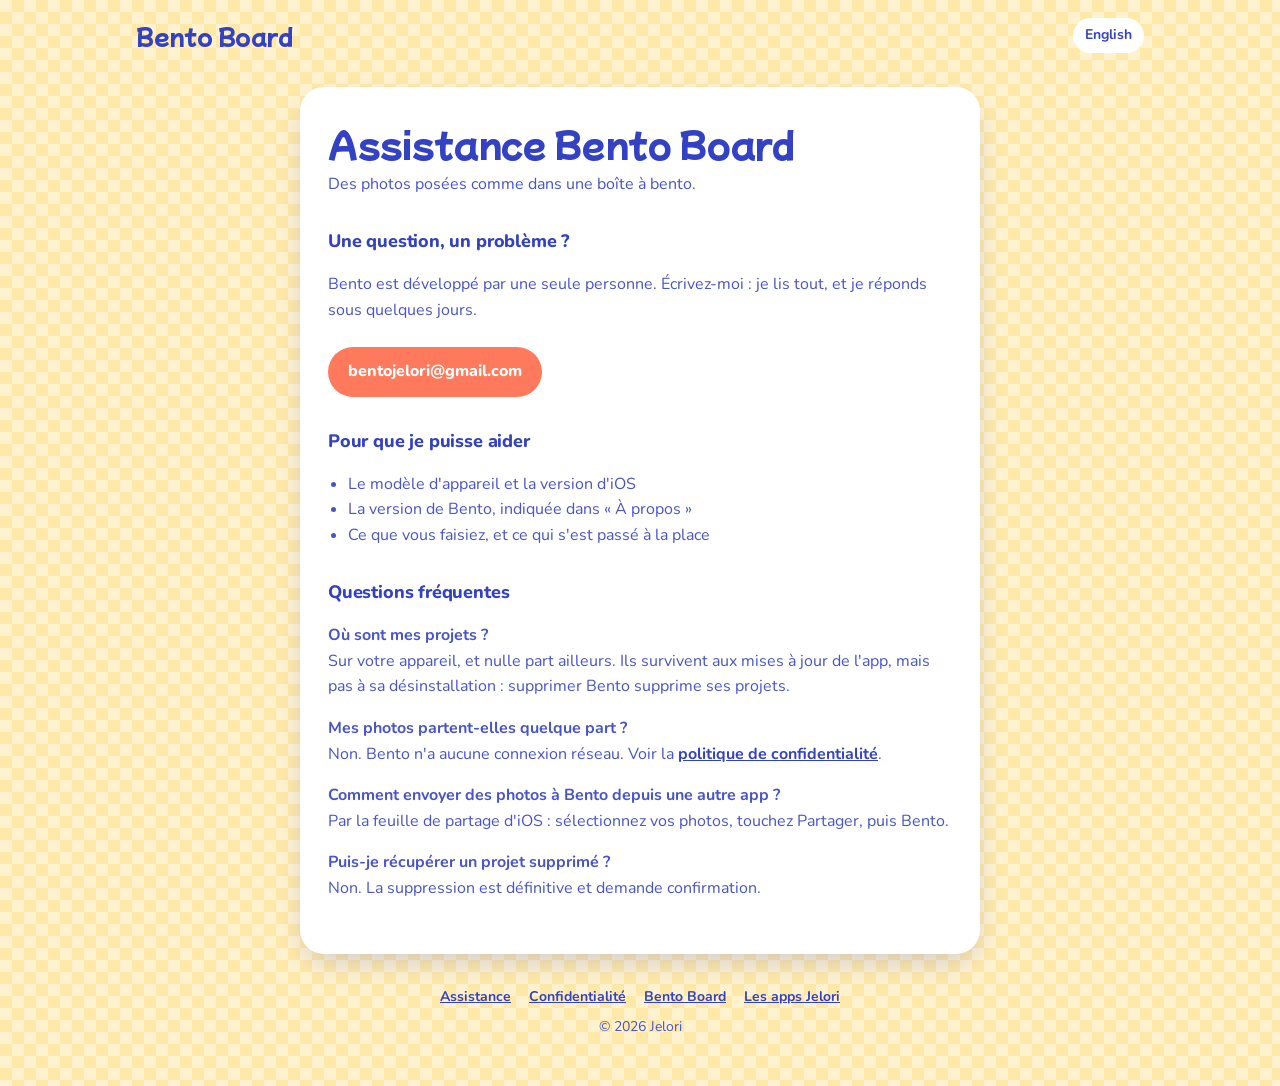
<file: fr/bento/support/index.html>
<!doctype html>
<html lang="fr">
<head>
<meta charset="utf-8">
<meta name="viewport" content="width=device-width, initial-scale=1">
<title>Bento Board — assistance</title>
<meta name="description" content="Aide pour Bento Board : contact, et réponses aux questions fréquentes sur les projets, les photos et le partage.">
<link rel="canonical" href="https://jelori.app/fr/bento/support/">
<link rel="alternate" hreflang="en" href="https://jelori.app/bento/support/">
<link rel="alternate" hreflang="fr" href="https://jelori.app/fr/bento/support/">
<link rel="alternate" hreflang="x-default" href="https://jelori.app/bento/support/">
<meta name="apple-itunes-app" content="app-id=6813168098">
<meta property="og:type" content="website">
<meta property="og:site_name" content="Jelori">
<meta property="og:title" content="Bento Board — assistance">
<meta property="og:description" content="Aide pour Bento Board : contact, et réponses aux questions fréquentes sur les projets, les photos et le partage.">
<meta property="og:url" content="https://jelori.app/fr/bento/support/">
<meta property="og:image" content="https://jelori.app/assets/og-bento.jpg">
<meta property="og:locale" content="fr_FR">
<meta name="twitter:card" content="summary_large_image">
<link rel="icon" href="../../../favicon.png">
<link rel="apple-touch-icon" href="../../../apple-touch-icon.png">
<link rel="preconnect" href="https://fonts.googleapis.com">
<link rel="preconnect" href="https://fonts.gstatic.com" crossorigin>
<link rel="stylesheet" href="https://fonts.googleapis.com/css2?family=Mochiy+Pop+One&family=Nunito:wght@400;600;700;800&display=swap">
<link rel="stylesheet" href="../../../assets/site.css?v=3">
</head>
<body>
<header class="top">
  <a class="brand" href="../">Bento Board</a>
  <a class="lang" href="../../../bento/support/" hreflang="en" lang="en">English</a>
</header>

<main class="sheet">
  <h1>Assistance Bento Board</h1>
  <p class="lede">Des photos posées comme dans une boîte à bento.</p>

  <h2>Une question, un problème&nbsp;?</h2>
  <p>
    Bento est développé par une seule personne. Écrivez-moi&nbsp;: je lis tout,
    et je réponds sous quelques jours.
  </p>
  <p><a class="mail" href="mailto:bentojelori@gmail.com">bentojelori@gmail.com</a></p>

  <h2>Pour que je puisse aider</h2>
  <ul>
    <li>Le modèle d'appareil et la version d'iOS</li>
    <li>La version de Bento, indiquée dans «&nbsp;À propos&nbsp;»</li>
    <li>Ce que vous faisiez, et ce qui s'est passé à la place</li>
  </ul>

  <h2>Questions fréquentes</h2>

  <p><strong>Où sont mes projets&nbsp;?</strong><br>
  Sur votre appareil, et nulle part ailleurs. Ils survivent aux mises à jour de
  l'app, mais pas à sa désinstallation&nbsp;: supprimer Bento supprime ses projets.</p>

  <p><strong>Mes photos partent-elles quelque part&nbsp;?</strong><br>
  Non. Bento n'a aucune connexion réseau. Voir la
  <a href="../privacy/">politique de confidentialité</a>.</p>

  <p><strong>Comment envoyer des photos à Bento depuis une autre app&nbsp;?</strong><br>
  Par la feuille de partage d'iOS&nbsp;: sélectionnez vos photos, touchez
  Partager, puis Bento.</p>

  <p><strong>Puis-je récupérer un projet supprimé&nbsp;?</strong><br>
  Non. La suppression est définitive et demande confirmation.</p>
</main>


<footer class="foot">
  <nav>
    <a href="../support/">Assistance</a>
    <a href="../privacy/">Confidentialité</a>
    <a href="../">Bento Board</a>
    <a href="../../../fr/">Les apps Jelori</a>
  </nav>
  © 2026 Jelori
</footer>
</body>
</html>
</file>
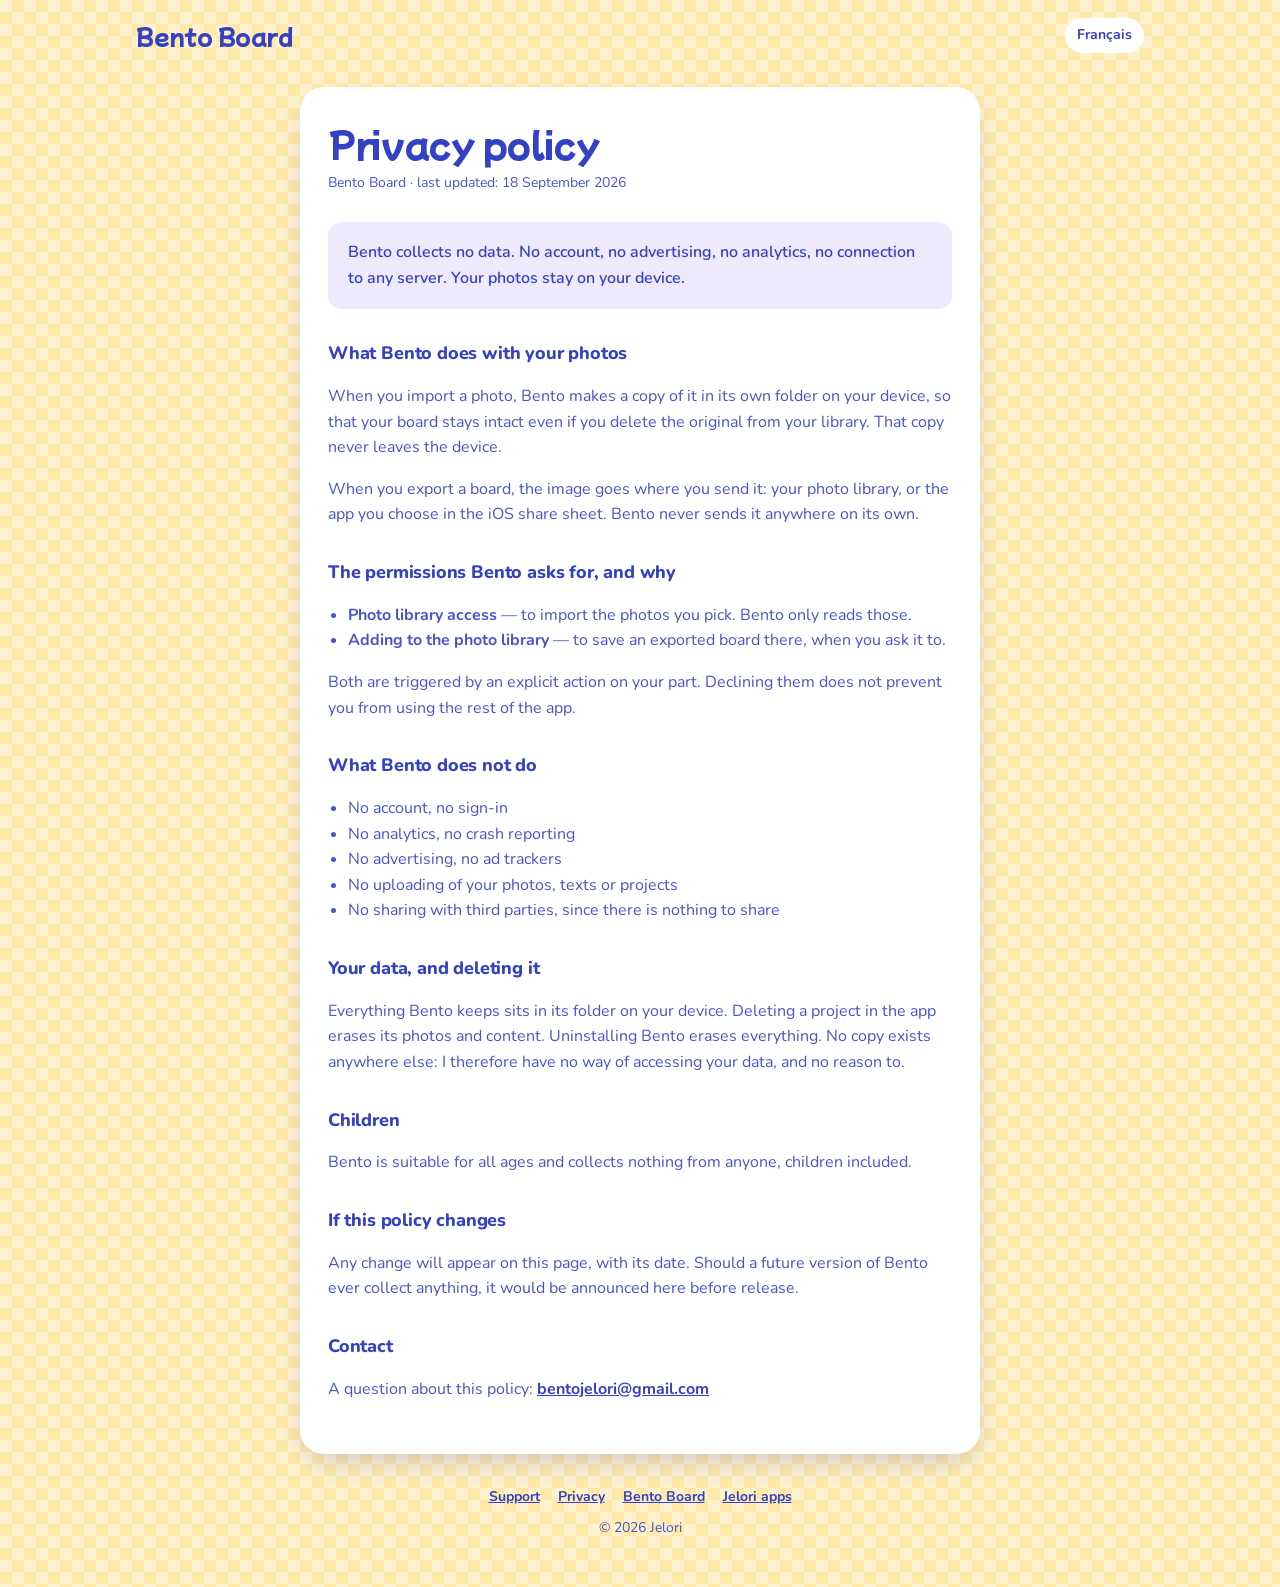
<file: privacy.html>
<!doctype html>
<html lang="fr">
<head>
<meta charset="utf-8">
<title>Bento Board — confidentialité</title>
<meta name="robots" content="noindex">
<link rel="canonical" href="https://jelori.app/fr/bento/privacy/">
<!-- Ancienne adresse, déclarée dans App Store Connect : elle doit continuer de répondre. -->
<script>location.replace((navigator.language || '').startsWith('fr') ? 'fr/bento/privacy/' : 'bento/privacy/');</script>
<meta http-equiv="refresh" content="0; url=fr/bento/privacy/">
</head>
<body>
<p><a href="fr/bento/privacy/">Politique de confidentialité</a> · <a href="bento/privacy/">Privacy policy</a></p>
</body>
</html>
</file>
<file: assets/site.css>
/* Jelori — une feuille pour tout le site. Les couleurs sont celles de
   src/theme/brand.ts ; le damier jaune est celui de Bento. */
:root {
  --electric: #3341c4;
  --coral: #ff7a5c;
  --amber: #ffc24e;
  --pale-yellow: #ffe9a8;
  --cream: #fff3cf;
  --lavender: #c3b5f5;
  --lavender-pale: #eeeafc;
  --pink: #f4a7b9;
  --paper: #ffffff;
  --ink: #3341c4;
  --muted: #4754ca;
}
* { box-sizing: border-box; }
html { -webkit-text-size-adjust: 100%; }
body {
  margin: 0;
  color: var(--ink);
  background-color: var(--cream);
  background-image:
    conic-gradient(var(--pale-yellow) 0 25%, var(--cream) 0 50%,
                   var(--pale-yellow) 0 75%, var(--cream) 0);
  background-size: 24px 24px;
  font-family: Nunito, system-ui, -apple-system, sans-serif;
  line-height: 1.6;
}
body.studio { background-image: none; background-color: var(--lavender-pale); }
h1, h2, .brand { font-family: "Mochiy Pop One", Nunito, system-ui, sans-serif; font-weight: 400; letter-spacing: -0.01em; }
a { color: var(--electric); font-weight: 700; }
img { max-width: 100%; height: auto; display: block; }

/* En-tête et pied communs */
.top {
  max-width: 1040px; margin: 0 auto; padding: 18px 16px;
  display: flex; align-items: center; justify-content: space-between; gap: 12px;
}
.brand { font-size: 22px; text-decoration: none; color: var(--ink); }
.lang { font-size: 14px; text-decoration: none; padding: 6px 12px; border-radius: 999px; background: var(--paper); }
footer.foot {
  max-width: 1040px; margin: 0 auto; padding: 32px 16px 48px;
  text-align: center; font-size: 14px; color: var(--muted);
}
footer.foot nav { display: flex; flex-wrap: wrap; justify-content: center; gap: 6px 18px; margin-bottom: 8px; }

/* Les pages de texte : assistance, confidentialité */
.sheet {
  max-width: 680px; margin: 16px auto 0; background: var(--paper);
  border-radius: 24px; padding: 36px 28px;
  box-shadow: 0 12px 32px -8px color-mix(in srgb, var(--electric) 26%, transparent);
}
.sheet h1 { font-size: clamp(26px, 5.4vw, 34px); line-height: 1.25; margin: 0 0 6px; }
.sheet h2 { font-family: Nunito, system-ui, sans-serif; font-weight: 800; font-size: 18px; margin: 30px 0 8px; }
.sheet p, .sheet li { color: var(--muted); }
.sheet ul { padding-left: 20px; }
.lede, .date { margin: 0 0 28px; color: var(--muted); }
.date { font-size: 14px; }
.callout {
  background: var(--lavender-pale); border-radius: 14px; padding: 18px 20px;
  margin: 24px 0; font-weight: 600; color: var(--ink);
}
.mail {
  display: inline-block; margin-top: 8px; padding: 12px 20px; border-radius: 999px;
  background: var(--coral); color: #fff; text-decoration: none; font-weight: 800;
}

/* La page d'une app */
.hero {
  max-width: 1040px; margin: 0 auto; padding: 32px 16px 16px;
  display: grid; grid-template-columns: 1.1fr 0.9fr; gap: 40px; align-items: center;
}
.hero-icon { width: 104px; height: 104px; border-radius: 24px; box-shadow: 0 10px 24px -8px color-mix(in srgb, var(--electric) 40%, transparent); }
.hero h1 { font-size: clamp(38px, 7vw, 64px); line-height: 1.1; margin: 20px 0 12px; }
.hero .tagline { font-size: clamp(19px, 2.6vw, 23px); font-weight: 700; margin: 0 0 14px; }
.hero p { color: var(--muted); font-size: 17px; margin: 0 0 24px; }
.badge {
  display: inline-flex; align-items: center; gap: 10px; height: 56px; padding: 0 22px 0 18px;
  border-radius: 14px; background: #000; color: #fff; text-decoration: none;
  font-family: -apple-system, system-ui, sans-serif; font-weight: 600; font-size: 24px; line-height: 1;
}
.badge svg { width: 26px; height: 32px; }
.badge span { display: flex; flex-direction: column; gap: 2px; letter-spacing: -0.01em; }
.badge small { font-size: 12px; font-weight: 500; letter-spacing: 0; }
.facts { display: flex; flex-wrap: wrap; gap: 8px; margin: 22px 0 0; padding: 0; list-style: none; }
.facts li { background: var(--paper); border-radius: 999px; padding: 6px 14px; font-size: 14px; font-weight: 700; }
.hero-shot { justify-self: center; max-width: 340px; filter: drop-shadow(0 18px 30px color-mix(in srgb, var(--electric) 25%, transparent)); border-radius: 28px; }

.shots {
  max-width: 1040px; margin: 24px auto 0; padding: 8px 16px 20px;
  display: grid; grid-auto-flow: column; grid-auto-columns: minmax(200px, 1fr);
  gap: 16px; overflow-x: auto; scroll-snap-type: x mandatory;
}
.shots img { border-radius: 18px; scroll-snap-align: start; }

.features {
  max-width: 1040px; margin: 24px auto 0; padding: 0 16px;
  display: grid; grid-template-columns: repeat(3, 1fr); gap: 16px;
}
.card { background: var(--paper); border-radius: 20px; padding: 22px 22px 18px; }
.card h2 { font-size: 20px; margin: 0 0 8px; }
.card p { margin: 0; color: var(--muted); }
.card.alt { background: var(--electric); color: #fff; }
.card.alt h2, .card.alt p, .card.alt a { color: #fff; }

.cta { text-align: center; padding: 40px 16px 8px; }
.cta h2 { font-size: clamp(24px, 4vw, 32px); margin: 0 0 18px; }

/* L'animation « depuis Photos » : un cycle de 11 s, toutes les pistes
   synchronisées sur la même durée. Écrans = vraies captures ; la sélection, le
   doigt et les photos qui tombent dans la planche sont posés par-dessus. */
.flow {
  max-width: 1040px; margin: 40px auto 0; padding: 0 16px;
  display: grid; grid-template-columns: 1fr auto; gap: 48px; align-items: center;
}
.flow h2 { font-size: clamp(26px, 4vw, 36px); line-height: 1.2; margin: 0 0 20px; }
.flow ol { list-style: none; margin: 0; padding: 0; display: grid; gap: 12px; counter-reset: step; }
.flow li {
  counter-increment: step; display: grid; grid-template-columns: 44px 1fr; gap: 14px; align-items: center;
  background: var(--paper); border-radius: 18px; padding: 14px 18px; opacity: .45;
  animation: 11s infinite both;
}
.flow li::before {
  content: counter(step); display: grid; place-items: center; width: 44px; height: 44px; border-radius: 50%;
  background: var(--lavender-pale); font-family: "Mochiy Pop One", sans-serif; font-size: 18px;
}
.flow li strong { display: block; font-size: 18px; }
.flow li span { color: var(--muted); }
.flow li:nth-child(1) { animation-name: step1; }
.flow li:nth-child(2) { animation-name: step2; }
.flow li:nth-child(3) { animation-name: step3; }
@keyframes step1 { 0%, 29% { opacity: 1; transform: none; } 32%, 100% { opacity: .45; } }
@keyframes step2 { 0%, 29% { opacity: .45; } 32%, 49% { opacity: 1; } 52%, 100% { opacity: .45; } }
@keyframes step3 { 0%, 49% { opacity: .45; } 52%, 93% { opacity: 1; } 98%, 100% { opacity: .45; } }

.phone {
  position: relative; width: 290px; aspect-ratio: 1320 / 2868; overflow: hidden;
  border: 10px solid #15151a; border-radius: 48px; background: #000;
  box-shadow: 0 24px 48px -16px color-mix(in srgb, var(--electric) 45%, transparent);
}
.phone > * { position: absolute; animation: 11s infinite both; }
.phone .screen { inset: 0; width: 100%; height: 100%; }
.phone .share { animation-name: share; }
.phone .board { animation-name: board; }
.phone .cell { left: 14.47%; width: 71.06%; height: 33.12%; border-radius: 4px; object-fit: cover; }
.phone .cell.a { top: 16.49%; animation-name: drop-a; }
.phone .cell.b { top: 50.38%; animation-name: drop-b; }
.phone .check {
  width: 7%; aspect-ratio: 1; top: 54.6%; border-radius: 50%;
  background: #0a84ff; border: 2px solid #fff; display: grid; place-items: center;
}
.phone .check::after { content: ""; width: 35%; height: 18%; border: solid #fff; border-width: 0 0 2px 2px; transform: translateY(-20%) rotate(-45deg); }
.phone .check.a { left: 25%; animation-name: check-a; }
.phone .check.b { left: 58.3%; animation-name: check-b; }
.phone .finger {
  width: 15%; aspect-ratio: 1; border-radius: 50%; translate: -50% -50%;
  background: rgb(255 255 255 / .55); border: 2px solid rgb(255 255 255 / .9);
  box-shadow: 0 2px 12px rgb(0 0 0 / .25); animation-name: finger;
}
@keyframes share { 0%, 31% { transform: translateY(100%); opacity: 1; } 35.5%, 93% { transform: none; opacity: 1; } 98% { transform: none; opacity: 0; } 99%, 100% { transform: translateY(100%); opacity: 0; } }
@keyframes board { 0%, 51% { opacity: 0; } 54.5%, 93% { opacity: 1; } 98%, 100% { opacity: 0; } }
@keyframes drop-a { 0%, 57% { opacity: 0; transform: scale(.6) translateY(-20%); } 60.5% { opacity: 1; transform: scale(1.03); } 62%, 93% { opacity: 1; transform: none; } 98%, 100% { opacity: 0; } }
@keyframes drop-b { 0%, 62% { opacity: 0; transform: scale(.6) translateY(-20%); } 65.5% { opacity: 1; transform: scale(1.03); } 67%, 93% { opacity: 1; transform: none; } 98%, 100% { opacity: 0; } }
@keyframes check-a { 0%, 12% { opacity: 0; transform: scale(.4); } 14%, 50% { opacity: 1; transform: none; } 51%, 100% { opacity: 0; } }
@keyframes check-b { 0%, 23% { opacity: 0; transform: scale(.4); } 25%, 50% { opacity: 1; transform: none; } 51%, 100% { opacity: 0; } }
@keyframes finger {
  0%, 5% { left: 16.5%; top: 51%; opacity: 0; transform: none; }
  8% { left: 16.5%; top: 51%; opacity: 1; transform: none; }
  11% { left: 16.5%; top: 51%; transform: scale(.75); }
  13% { left: 16.5%; top: 51%; transform: none; }
  19% { left: 50%; top: 51%; transform: none; }
  22% { left: 50%; top: 51%; transform: scale(.75); }
  24% { left: 50%; top: 51%; opacity: 1; transform: none; }
  28%, 38% { left: 50%; top: 51%; opacity: 0; }
  39% { left: 38.3%; top: 49.6%; opacity: 0; }
  42% { left: 38.3%; top: 49.6%; opacity: 1; transform: none; }
  45.5% { left: 38.3%; top: 49.6%; transform: scale(.75); }
  47% { left: 38.3%; top: 49.6%; opacity: 1; transform: none; }
  50%, 100% { left: 38.3%; top: 49.6%; opacity: 0; }
}
@media (prefers-reduced-motion: reduce) {
  .flow li, .phone > * { animation: none; }
  .flow li { opacity: 1; }
  .phone .finger, .phone .check { display: none; }
}

/* L'accueil Jelori */
.intro { max-width: 1040px; margin: 0 auto; padding: 48px 16px 24px; }
.intro h1 { font-size: clamp(40px, 8vw, 72px); margin: 0 0 10px; line-height: 1.1; }
.intro p { font-size: 19px; color: var(--muted); max-width: 560px; margin: 0; }
.apps { max-width: 1040px; margin: 0 auto; padding: 16px; display: grid; grid-template-columns: repeat(auto-fill, minmax(280px, 1fr)); gap: 18px; }
.app {
  display: flex; gap: 18px; align-items: center; background: var(--paper);
  border-radius: 24px; padding: 20px; text-decoration: none; color: var(--ink);
  box-shadow: 0 10px 28px -12px color-mix(in srgb, var(--electric) 35%, transparent);
  transition: transform .15s ease;
}
.app:hover { transform: translateY(-2px); }
.app img { width: 76px; height: 76px; border-radius: 18px; flex: none; }
.app strong { font-family: "Mochiy Pop One", Nunito, sans-serif; font-weight: 400; font-size: 20px; display: block; }
.app span { color: var(--muted); font-weight: 600; font-size: 15px; }
.app.soon { background: transparent; box-shadow: none; border: 2px dashed var(--lavender); color: var(--muted); justify-content: center; min-height: 116px; }

@media (max-width: 760px) {
  .hero { grid-template-columns: 1fr; gap: 24px; text-align: center; }
  .hero-icon { margin: 0 auto; }
  .facts { justify-content: center; }
  .hero-shot { max-width: 260px; }
  .features { grid-template-columns: 1fr; }
  .flow { grid-template-columns: 1fr; gap: 24px; justify-items: center; }
  .flow h2 { text-align: center; margin-bottom: 14px; }
  /* Étapes et téléphone doivent tenir ensemble dans l'écran. */
  .flow ol { gap: 8px; }
  .flow li { padding: 8px 14px; grid-template-columns: 36px 1fr; }
  .flow li::before { width: 36px; height: 36px; font-size: 16px; }
  .flow li span { display: none; }
  .phone { width: 220px; border-width: 8px; border-radius: 38px; }
  .sheet { padding: 28px 20px; }
}

/* Le makimono : trois captures d'une même page, prises en la faisant défiler,
   glissent l'une sur l'autre et n'en font plus qu'une. Un cycle de 9 s. Chaque
   capture montre la même page décalée de 150 px ; empilées tous les 150 px,
   leurs recouvrements tombent pile, et seules les barres en trop s'effacent. */
.makimono {
  max-width: 1040px; margin: 56px auto 0; padding: 0 16px;
  display: grid; grid-template-columns: auto 1fr; gap: 56px; align-items: center;
}
.makimono h2 { font-size: clamp(26px, 4vw, 36px); line-height: 1.2; margin: 0 0 16px; }
.makimono p { color: var(--muted); font-size: 17px; margin: 0 0 16px; }
.makimono ul { list-style: none; margin: 0 0 16px; padding: 0; display: grid; gap: 10px; }
.makimono li { background: var(--paper); border-radius: 16px; padding: 12px 16px 12px 44px; position: relative; font-weight: 600; }
.makimono li::before {
  content: ""; position: absolute; left: 16px; top: 19px; width: 14px; height: 7px;
  border: solid var(--coral); border-width: 0 0 3px 3px; transform: rotate(-45deg);
}
.makimono .note { font-size: 15px; font-style: italic; margin: 0; }

.scroll {
  order: -1; position: relative; width: 392px; height: 540px;
  filter: drop-shadow(0 14px 22px color-mix(in srgb, var(--electric) 30%, transparent));
}
.scroll > * { position: absolute; animation: 9s infinite both; }
.scroll .shot { left: 136px; width: 120px; height: 240px; overflow: hidden; background: var(--paper); border-radius: 14px; }
.scroll .shot.a { top: 0; animation-name: shot-a; }
.scroll .shot.b { top: 150px; animation-name: shot-b; }
.scroll .shot.c { top: 300px; animation-name: shot-c; }
/* Les barres de l'écran : celle du haut avec l'heure, celle du bas avec ses onglets. */
.shot::before, .shot::after { content: ""; position: absolute; left: 0; right: 0; z-index: 1; background-color: rgb(255 255 255 / .92); background-repeat: no-repeat; }
.shot::before { top: 0; height: 15px; background-image: linear-gradient(var(--ink), var(--ink)); background-size: 16px 4px; background-position: 12px 6px; }
.shot::after {
  bottom: 0; height: 20px; border-top: 1px solid var(--lavender-pale);
  background-image: radial-gradient(circle, var(--electric) 3px, transparent 3.5px), radial-gradient(circle, var(--lavender) 3px, transparent 3.5px), radial-gradient(circle, var(--lavender) 3px, transparent 3.5px);
  background-size: 8px 8px; background-position: 26px 6px, 56px 6px, 86px 6px;
}
.shot.b::before, .shot.c::before { animation: 9s infinite both bar-off; }

.shot .page { position: absolute; left: 0; right: 0; top: 0; height: 540px; padding: 24px 10px 0; display: flex; flex-direction: column; gap: 6px; }
.shot.b .page { top: -150px; }
.shot.c .page { top: -300px; }
.page i { display: block; flex: none; height: 5px; border-radius: 3px; background: var(--lavender); }
.page .t { height: 9px; width: 64%; background: var(--ink); margin-bottom: 4px; }
.page .h { height: 7px; width: 46%; background: var(--coral); margin-top: 10px; }
.page .s { width: 52%; }
.page .ph {
  height: 70px; border-radius: 8px; margin: 2px 0 6px;
  background: radial-gradient(circle at 34% 58%, var(--amber) 0 15px, transparent 16px), radial-gradient(circle at 66% 44%, #f6d23c 0 12px, transparent 13px), var(--pale-yellow);
}
.page .ph.b {
  margin-top: 10px;
  background: radial-gradient(circle at 60% 55%, var(--coral) 0 17px, transparent 18px), linear-gradient(160deg, var(--pink), var(--lavender));
}
.page .li { height: 14px; background: radial-gradient(circle at 6px 7px, var(--amber) 0 5px, transparent 5.5px) no-repeat, linear-gradient(var(--lavender-pale), var(--lavender-pale)) 18px 4px / 70% 6px no-repeat; margin: 3px 0; }
.page .btn { height: 16px; width: 60%; align-self: center; border-radius: 99px; background: var(--coral); margin-top: 14px; }

/* La couture, en pointillé, au milieu de chaque recouvrement. */
.scroll .seam { left: 130px; width: 132px; height: 0; border-top: 2px dashed var(--coral); z-index: 2; animation-name: seam; }
.scroll .seam.a { top: 195px; }
.scroll .seam.b { top: 345px; }

@keyframes shot-a {
  0%, 3% { opacity: 0; transform: translate(-136px, 150px) scale(.9); }
  7%, 34% { opacity: 1; transform: translate(-136px, 150px); border-radius: 14px; }
  50%, 90% { opacity: 1; transform: none; border-radius: 14px 14px 0 0; }
  96%, 100% { opacity: 0; transform: none; border-radius: 14px 14px 0 0; }
}
@keyframes shot-b {
  0%, 11% { opacity: 0; transform: scale(.9); }
  15%, 34% { opacity: 1; transform: none; border-radius: 14px; }
  50%, 90% { opacity: 1; transform: none; border-radius: 0; }
  96%, 100% { opacity: 0; transform: none; border-radius: 0; }
}
@keyframes shot-c {
  0%, 19% { opacity: 0; transform: translate(136px, -150px) scale(.9); }
  23%, 34% { opacity: 1; transform: translate(136px, -150px); border-radius: 14px; }
  50%, 90% { opacity: 1; transform: none; border-radius: 0 0 14px 14px; }
  96%, 100% { opacity: 0; transform: none; border-radius: 0 0 14px 14px; }
}
@keyframes bar-off { 0%, 42% { opacity: 1; } 48%, 100% { opacity: 0; } }
@keyframes seam { 0%, 49% { opacity: 0; transform: scaleX(0); } 54% { opacity: 1; transform: none; } 70% { opacity: 1; } 78%, 100% { opacity: 0; } }

@media (prefers-reduced-motion: reduce) {
  .scroll > *, .shot::before { animation: none; }
  .scroll .shot.a { border-radius: 14px 14px 0 0; }
  .scroll .shot.b { border-radius: 0; }
  .scroll .shot.c { border-radius: 0 0 14px 14px; }
  .shot.b::before, .shot.c::before { opacity: 0; }
  .scroll .seam { display: none; }
}
@media (max-width: 760px) {
  .makimono { grid-template-columns: 1fr; gap: 24px; justify-items: center; }
  .makimono h2 { text-align: center; }
  .scroll { order: 0; zoom: .8; }
}

/* Les apps web (Plan Élec) : bouton d'ouverture au lieu du badge App Store,
   captures d'écran en paysage plutôt qu'en portrait. */
.open {
  display: inline-flex; align-items: center; gap: 10px; height: 56px; padding: 0 24px;
  border-radius: 14px; background: var(--electric); color: #fff; text-decoration: none;
  font-weight: 800; font-size: 19px;
  box-shadow: 0 10px 24px -10px color-mix(in srgb, var(--electric) 60%, transparent);
}
.open:hover { background: color-mix(in srgb, var(--electric) 88%, #000); }
.open small { font-weight: 600; font-size: 14px; opacity: .8; }
.hero.wide { grid-template-columns: 1fr; text-align: center; max-width: 860px; }
.hero.wide .hero-icon { margin: 0 auto; }
.hero.wide .facts { justify-content: center; }
.wide-shot { max-width: 1040px; margin: 8px auto 0; padding: 0 16px; }
.wide-shot img { border-radius: 18px; box-shadow: 0 18px 40px -16px color-mix(in srgb, var(--electric) 45%, transparent); }
.wide-shot figcaption, .shots.paper figcaption { margin-top: 10px; text-align: center; color: var(--muted); font-size: 15px; font-weight: 600; }
.shots.paper { grid-auto-flow: row; grid-template-columns: 1fr 1fr; overflow: visible; }
.shots.paper figure { margin: 0; }
.shots.paper img { border-radius: 10px; background: #fff; box-shadow: 0 10px 28px -12px color-mix(in srgb, var(--electric) 40%, transparent); }
.note-web { margin: 18px auto 0; max-width: 560px; font-size: 15px; color: var(--muted); }
@media (max-width: 760px) { .shots.paper { grid-template-columns: 1fr; } }

/* Usages et questions fréquentes : des cartes, comme les fonctionnalités. */
.uses, .faq { max-width: 1040px; margin: 56px auto 0; padding: 0 16px; }
.uses h2, .faq h2 { font-size: clamp(26px, 4vw, 36px); line-height: 1.2; margin: 0 0 20px; }
.uses ul { list-style: none; margin: 0; padding: 0; display: grid; grid-template-columns: repeat(4, 1fr); gap: 16px; }
.uses h3, .faq h3 { font-family: Nunito, system-ui, sans-serif; font-weight: 800; font-size: 18px; line-height: 1.35; margin: 0 0 6px; }
.faq { max-width: 760px; display: grid; gap: 12px; }
.faq h2 { margin-bottom: 8px; }
.faq details { padding: 16px 22px; }
.faq summary { cursor: pointer; list-style: none; display: flex; justify-content: space-between; gap: 16px; align-items: center; }
.faq summary::-webkit-details-marker { display: none; }
.faq summary::after { content: "+"; font-size: 24px; font-weight: 800; color: var(--coral); line-height: 1; }
.faq details[open] summary::after { content: "–"; }
.faq summary h3 { margin: 0; }
.faq details p { margin: 10px 0 0; }
@media (max-width: 760px) {
  .uses ul { grid-template-columns: 1fr 1fr; }
  .uses h2, .faq h2 { text-align: center; }
}
@media (max-width: 480px) {
  .uses ul { grid-template-columns: 1fr; }
}
</file>
